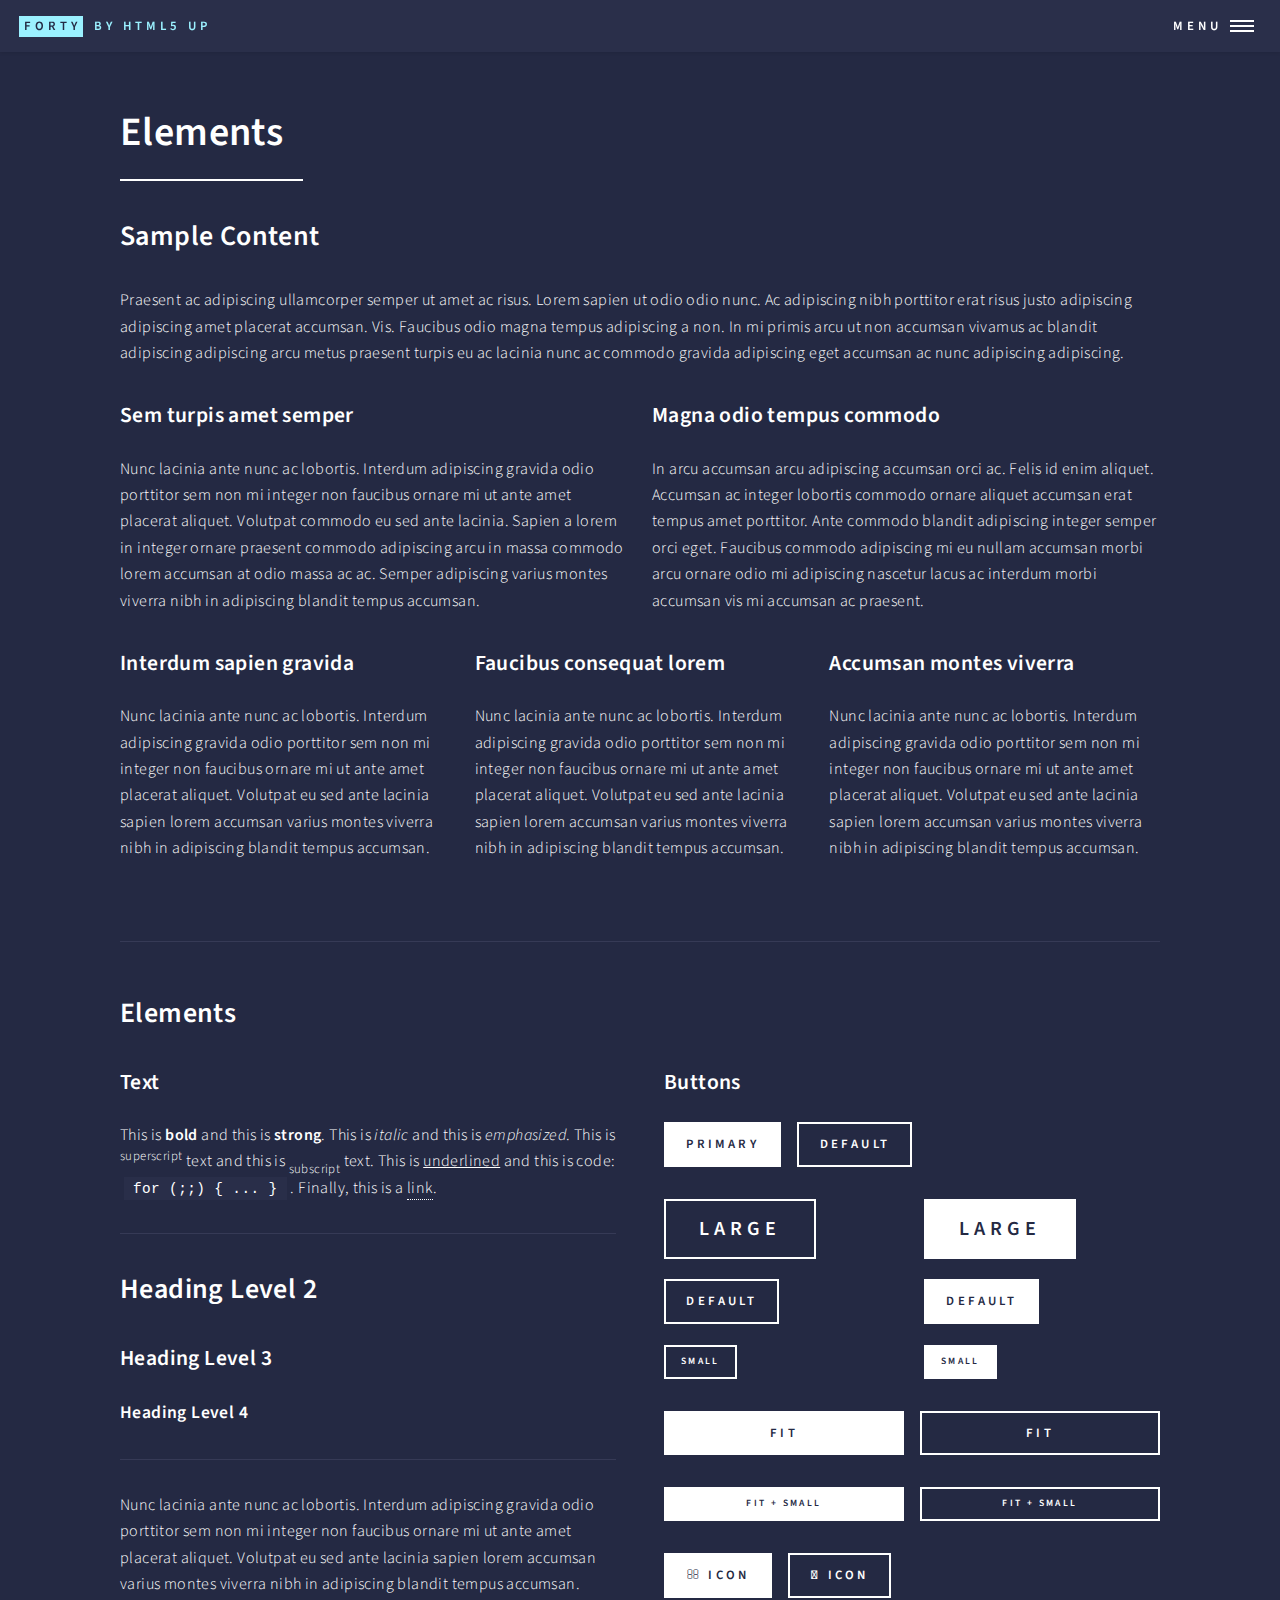
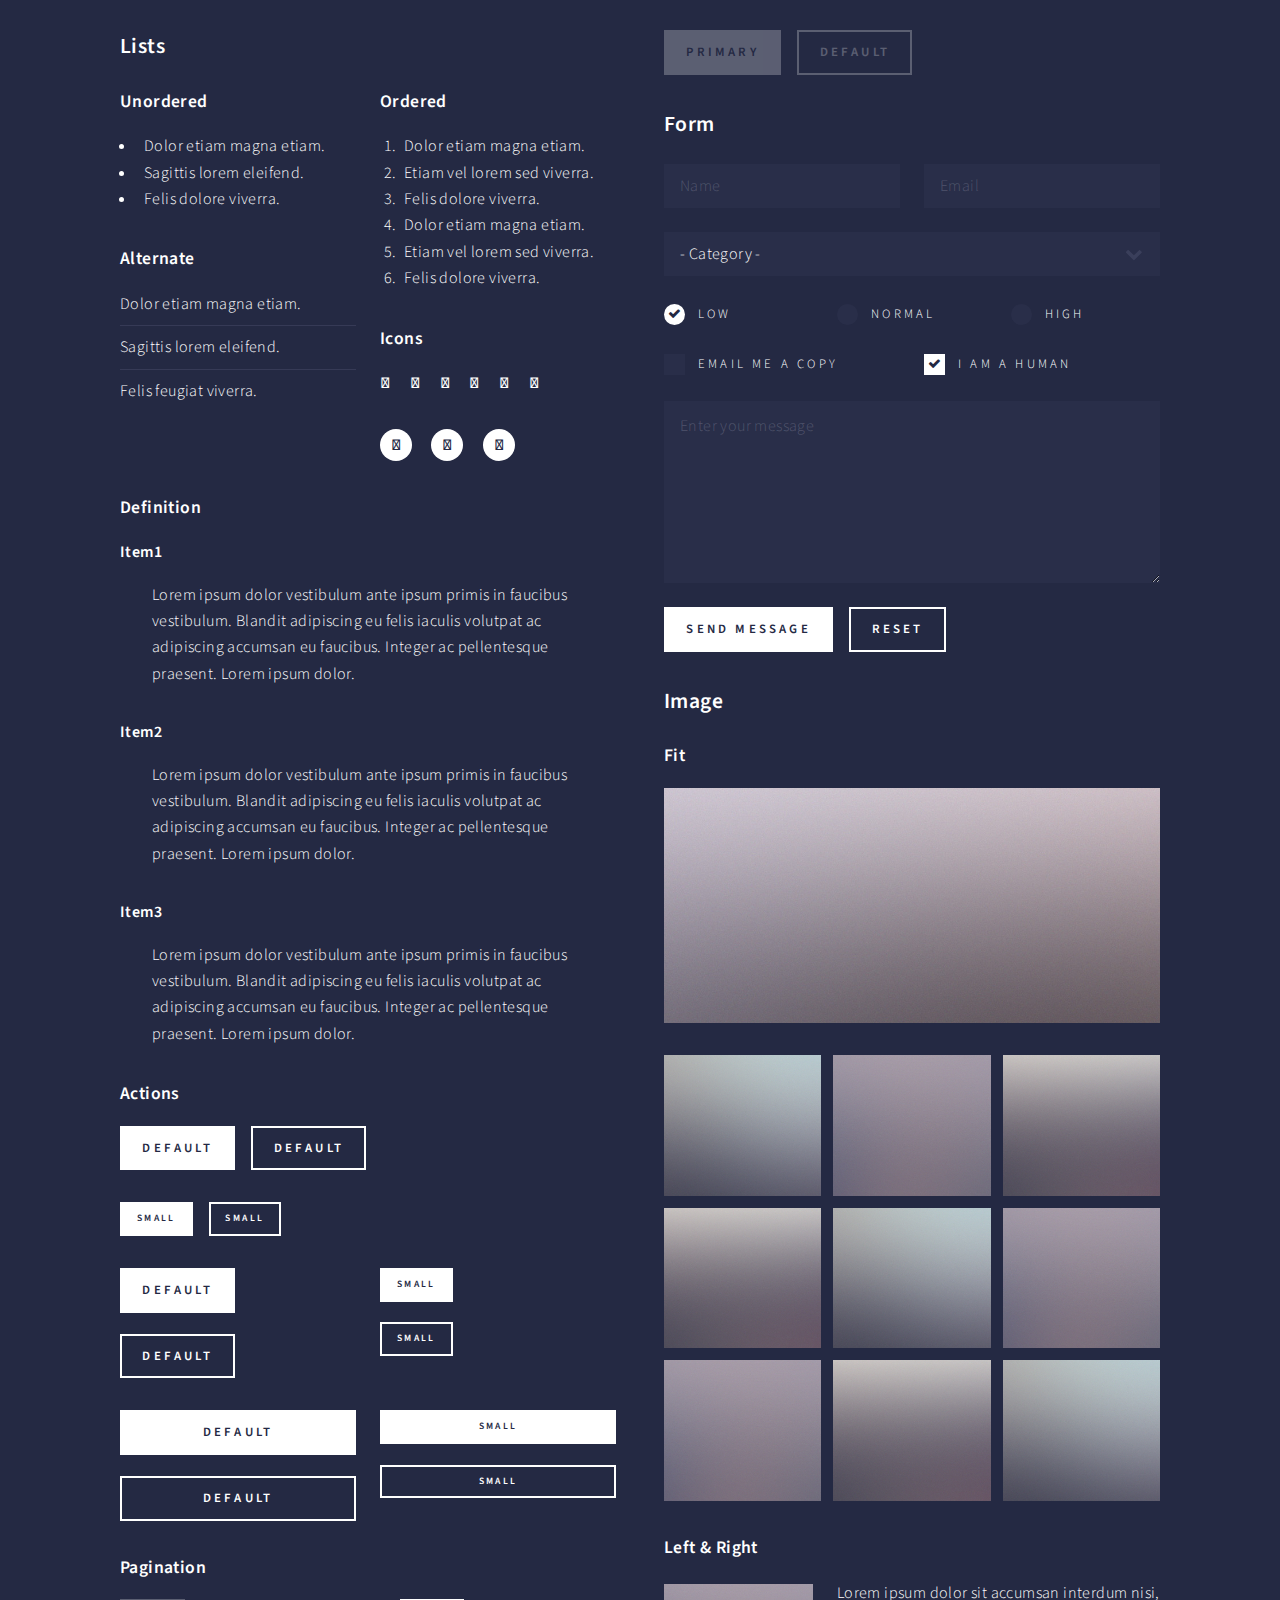
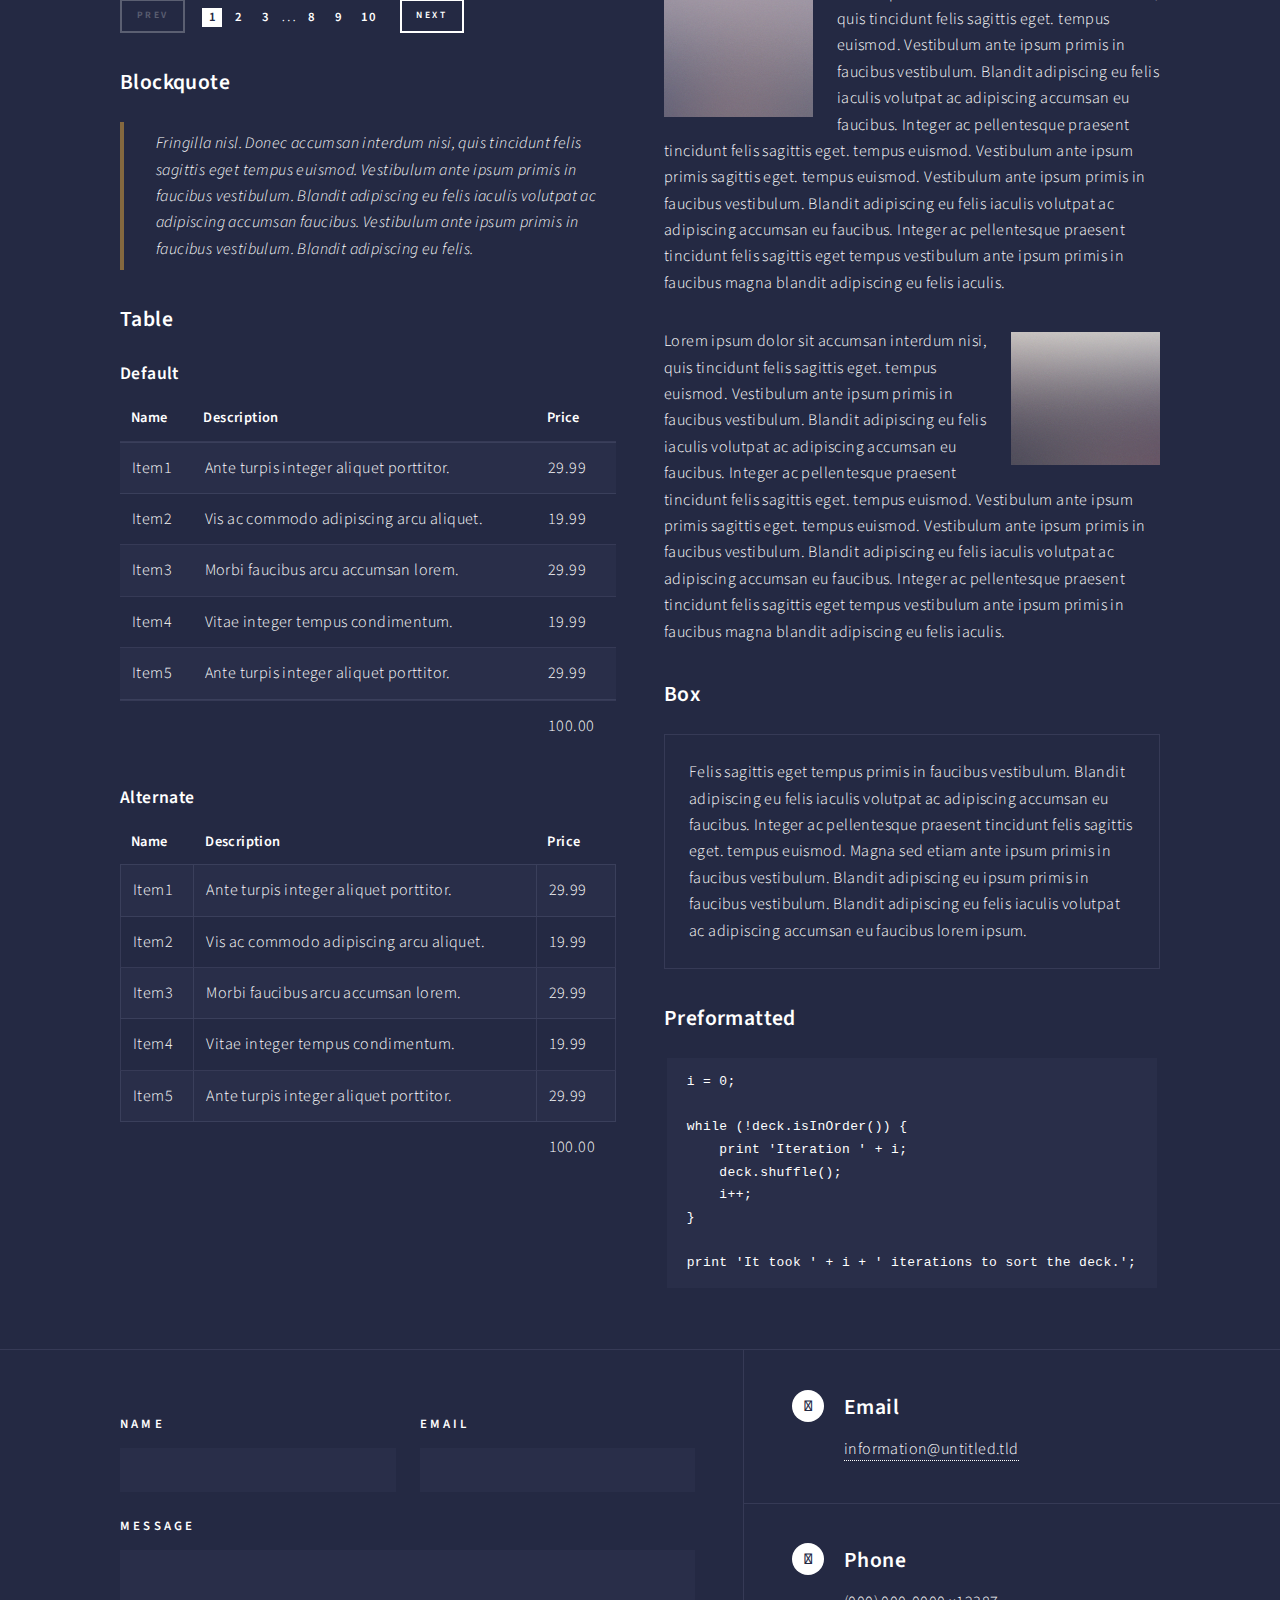
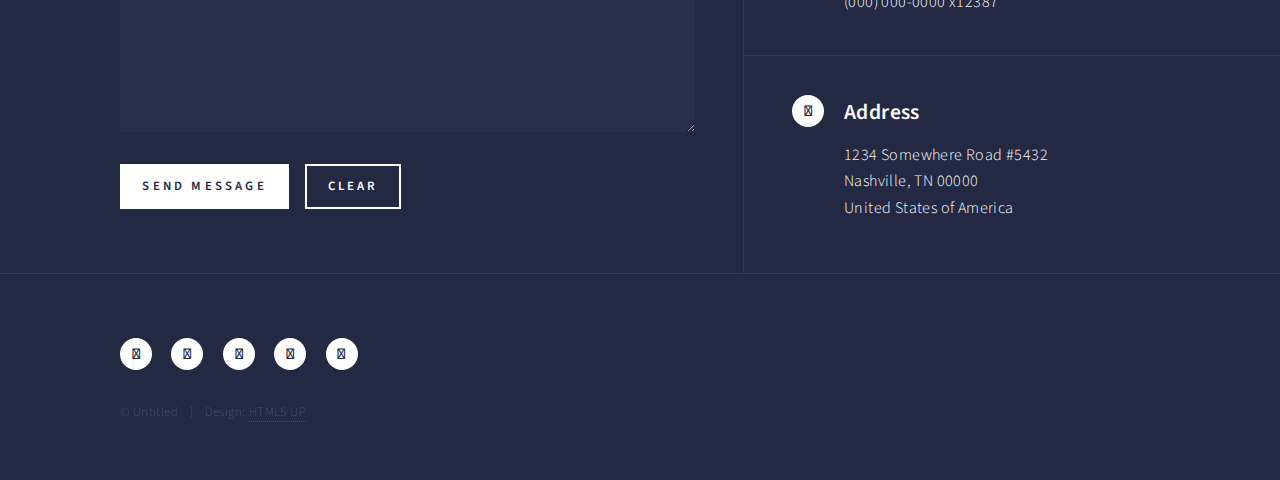
<file: elements.html>
<!DOCTYPE HTML>
<!--
	Forty by HTML5 UP
	html5up.net | @ajlkn
	Free for personal and commercial use under the CCA 3.0 license (html5up.net/license)
-->
<html>
	<head>
		<title>Elements - Forty by HTML5 UP</title>
		<meta charset="utf-8" />
		<meta name="viewport" content="width=device-width, initial-scale=1, user-scalable=no" />
		<link rel="stylesheet" href="assets/css/main.css" />
		<noscript><link rel="stylesheet" href="assets/css/noscript.css" /></noscript>
	</head>
	<body class="is-preload">

		<!-- Wrapper -->
			<div id="wrapper">

				<!-- Header -->
					<header id="header">
						<a href="index.html" class="logo"><strong>Forty</strong> <span>by HTML5 UP</span></a>
						<nav>
							<a href="#menu">Menu</a>
						</nav>
					</header>

				<!-- Menu -->
					<nav id="menu">
						<ul class="links">
							<li><a href="index.html">Home</a></li>
							<li><a href="landing.html">Landing</a></li>
							<li><a href="generic.html">Generic</a></li>
							<li><a href="elements.html">Elements</a></li>
						</ul>
						<ul class="actions stacked">
							<li><a href="#" class="button primary fit">Get Started</a></li>
							<li><a href="#" class="button fit">Log In</a></li>
						</ul>
					</nav>

				<!-- Main -->
					<div id="main" class="alt">

						<!-- One -->
							<section id="one">
								<div class="inner">
									<header class="major">
										<h1>Elements</h1>
									</header>

									<!-- Content -->
										<h2 id="content">Sample Content</h2>
										<p>Praesent ac adipiscing ullamcorper semper ut amet ac risus. Lorem sapien ut odio odio nunc. Ac adipiscing nibh porttitor erat risus justo adipiscing adipiscing amet placerat accumsan. Vis. Faucibus odio magna tempus adipiscing a non. In mi primis arcu ut non accumsan vivamus ac blandit adipiscing adipiscing arcu metus praesent turpis eu ac lacinia nunc ac commodo gravida adipiscing eget accumsan ac nunc adipiscing adipiscing.</p>
										<div class="row">
											<div class="col-6 col-12-small">
												<h3>Sem turpis amet semper</h3>
												<p>Nunc lacinia ante nunc ac lobortis. Interdum adipiscing gravida odio porttitor sem non mi integer non faucibus ornare mi ut ante amet placerat aliquet. Volutpat commodo eu sed ante lacinia. Sapien a lorem in integer ornare praesent commodo adipiscing arcu in massa commodo lorem accumsan at odio massa ac ac. Semper adipiscing varius montes viverra nibh in adipiscing blandit tempus accumsan.</p>
											</div>
											<div class="col-6 col-12-small">
												<h3>Magna odio tempus commodo</h3>
												<p>In arcu accumsan arcu adipiscing accumsan orci ac. Felis id enim aliquet. Accumsan ac integer lobortis commodo ornare aliquet accumsan erat tempus amet porttitor. Ante commodo blandit adipiscing integer semper orci eget. Faucibus commodo adipiscing mi eu nullam accumsan morbi arcu ornare odio mi adipiscing nascetur lacus ac interdum morbi accumsan vis mi accumsan ac praesent.</p>
											</div>
											<!-- Break -->
											<div class="col-4 col-12-medium">
												<h3>Interdum sapien gravida</h3>
												<p>Nunc lacinia ante nunc ac lobortis. Interdum adipiscing gravida odio porttitor sem non mi integer non faucibus ornare mi ut ante amet placerat aliquet. Volutpat eu sed ante lacinia sapien lorem accumsan varius montes viverra nibh in adipiscing blandit tempus accumsan.</p>
											</div>
											<div class="col-4 col-12-medium">
												<h3>Faucibus consequat lorem</h3>
												<p>Nunc lacinia ante nunc ac lobortis. Interdum adipiscing gravida odio porttitor sem non mi integer non faucibus ornare mi ut ante amet placerat aliquet. Volutpat eu sed ante lacinia sapien lorem accumsan varius montes viverra nibh in adipiscing blandit tempus accumsan.</p>
											</div>
											<div class="col-4 col-12-medium">
												<h3>Accumsan montes viverra</h3>
												<p>Nunc lacinia ante nunc ac lobortis. Interdum adipiscing gravida odio porttitor sem non mi integer non faucibus ornare mi ut ante amet placerat aliquet. Volutpat eu sed ante lacinia sapien lorem accumsan varius montes viverra nibh in adipiscing blandit tempus accumsan.</p>
											</div>
										</div>

									<hr class="major" />

									<!-- Elements -->
										<h2 id="elements">Elements</h2>
										<div class="row gtr-200">
											<div class="col-6 col-12-medium">

												<!-- Text stuff -->
													<h3>Text</h3>
													<p>This is <b>bold</b> and this is <strong>strong</strong>. This is <i>italic</i> and this is <em>emphasized</em>.
													This is <sup>superscript</sup> text and this is <sub>subscript</sub> text.
													This is <u>underlined</u> and this is code: <code>for (;;) { ... }</code>.
													Finally, this is a <a href="#">link</a>.</p>
													<hr />
													<h2>Heading Level 2</h2>
													<h3>Heading Level 3</h3>
													<h4>Heading Level 4</h4>
													<hr />
													<p>Nunc lacinia ante nunc ac lobortis. Interdum adipiscing gravida odio porttitor sem non mi integer non faucibus ornare mi ut ante amet placerat aliquet. Volutpat eu sed ante lacinia sapien lorem accumsan varius montes viverra nibh in adipiscing blandit tempus accumsan.</p>

												<!-- Lists -->
													<h3>Lists</h3>
													<div class="row">
														<div class="col-6 col-12-small">

															<h4>Unordered</h4>
															<ul>
																<li>Dolor etiam magna etiam.</li>
																<li>Sagittis lorem eleifend.</li>
																<li>Felis dolore viverra.</li>
															</ul>

															<h4>Alternate</h4>
															<ul class="alt">
																<li>Dolor etiam magna etiam.</li>
																<li>Sagittis lorem eleifend.</li>
																<li>Felis feugiat viverra.</li>
															</ul>

														</div>
														<div class="col-6 col-12-small">

															<h4>Ordered</h4>
															<ol>
																<li>Dolor etiam magna etiam.</li>
																<li>Etiam vel lorem sed viverra.</li>
																<li>Felis dolore viverra.</li>
																<li>Dolor etiam magna etiam.</li>
																<li>Etiam vel lorem sed viverra.</li>
																<li>Felis dolore viverra.</li>
															</ol>

															<h4>Icons</h4>
															<ul class="icons">
																<li><a href="#" class="icon fa-twitter"><span class="label">Twitter</span></a></li>
																<li><a href="#" class="icon fa-facebook"><span class="label">Facebook</span></a></li>
																<li><a href="#" class="icon fa-instagram"><span class="label">Instagram</span></a></li>
																<li><a href="#" class="icon fa-github"><span class="label">Github</span></a></li>
																<li><a href="#" class="icon fa-dribbble"><span class="label">Dribbble</span></a></li>
																<li><a href="#" class="icon fa-tumblr"><span class="label">Tumblr</span></a></li>
															</ul>
															<ul class="icons">
																<li><a href="#" class="icon alt fa-twitter"><span class="label">Twitter</span></a></li>
																<li><a href="#" class="icon alt fa-facebook"><span class="label">Facebook</span></a></li>
																<li><a href="#" class="icon alt fa-instagram"><span class="label">Instagram</span></a></li>
															</ul>

														</div>
													</div>
													<h4>Definition</h4>
													<dl>
														<dt>Item1</dt>
														<dd>
															<p>Lorem ipsum dolor vestibulum ante ipsum primis in faucibus vestibulum. Blandit adipiscing eu felis iaculis volutpat ac adipiscing accumsan eu faucibus. Integer ac pellentesque praesent. Lorem ipsum dolor.</p>
														</dd>
														<dt>Item2</dt>
														<dd>
															<p>Lorem ipsum dolor vestibulum ante ipsum primis in faucibus vestibulum. Blandit adipiscing eu felis iaculis volutpat ac adipiscing accumsan eu faucibus. Integer ac pellentesque praesent. Lorem ipsum dolor.</p>
														</dd>
														<dt>Item3</dt>
														<dd>
															<p>Lorem ipsum dolor vestibulum ante ipsum primis in faucibus vestibulum. Blandit adipiscing eu felis iaculis volutpat ac adipiscing accumsan eu faucibus. Integer ac pellentesque praesent. Lorem ipsum dolor.</p>
														</dd>
													</dl>

													<h4>Actions</h4>
													<ul class="actions">
														<li><a href="#" class="button primary">Default</a></li>
														<li><a href="#" class="button">Default</a></li>
													</ul>
													<ul class="actions small">
														<li><a href="#" class="button primary small">Small</a></li>
														<li><a href="#" class="button small">Small</a></li>
													</ul>
													<div class="row">
														<div class="col-6 col-12-small">
															<ul class="actions stacked">
																<li><a href="#" class="button primary">Default</a></li>
																<li><a href="#" class="button">Default</a></li>
															</ul>
														</div>
														<div class="col-6 col-12-small">
															<ul class="actions stacked">
																<li><a href="#" class="button primary small">Small</a></li>
																<li><a href="#" class="button small">Small</a></li>
															</ul>
														</div>
														<div class="col-6 col-12-small">
															<ul class="actions stacked">
																<li><a href="#" class="button primary fit">Default</a></li>
																<li><a href="#" class="button fit">Default</a></li>
															</ul>
														</div>
														<div class="col-6 col-12-small">
															<ul class="actions stacked">
																<li><a href="#" class="button primary small fit">Small</a></li>
																<li><a href="#" class="button small fit">Small</a></li>
															</ul>
														</div>
													</div>

													<h4>Pagination</h4>
													<ul class="pagination">
														<li><span class="button small disabled">Prev</span></li>
														<li><a href="#" class="page active">1</a></li>
														<li><a href="#" class="page">2</a></li>
														<li><a href="#" class="page">3</a></li>
														<li><span>&hellip;</span></li>
														<li><a href="#" class="page">8</a></li>
														<li><a href="#" class="page">9</a></li>
														<li><a href="#" class="page">10</a></li>
														<li><a href="#" class="button small">Next</a></li>
													</ul>

												<!-- Blockquote -->
													<h3>Blockquote</h3>
													<blockquote>Fringilla nisl. Donec accumsan interdum nisi, quis tincidunt felis sagittis eget tempus euismod. Vestibulum ante ipsum primis in faucibus vestibulum. Blandit adipiscing eu felis iaculis volutpat ac adipiscing accumsan faucibus. Vestibulum ante ipsum primis in faucibus vestibulum. Blandit adipiscing eu felis.</blockquote>

												<!-- Table -->
													<h3>Table</h3>

													<h4>Default</h4>
													<div class="table-wrapper">
														<table>
															<thead>
																<tr>
																	<th>Name</th>
																	<th>Description</th>
																	<th>Price</th>
																</tr>
															</thead>
															<tbody>
																<tr>
																	<td>Item1</td>
																	<td>Ante turpis integer aliquet porttitor.</td>
																	<td>29.99</td>
																</tr>
																<tr>
																	<td>Item2</td>
																	<td>Vis ac commodo adipiscing arcu aliquet.</td>
																	<td>19.99</td>
																</tr>
																<tr>
																	<td>Item3</td>
																	<td> Morbi faucibus arcu accumsan lorem.</td>
																	<td>29.99</td>
																</tr>
																<tr>
																	<td>Item4</td>
																	<td>Vitae integer tempus condimentum.</td>
																	<td>19.99</td>
																</tr>
																<tr>
																	<td>Item5</td>
																	<td>Ante turpis integer aliquet porttitor.</td>
																	<td>29.99</td>
																</tr>
															</tbody>
															<tfoot>
																<tr>
																	<td colspan="2"></td>
																	<td>100.00</td>
																</tr>
															</tfoot>
														</table>
													</div>

													<h4>Alternate</h4>
													<div class="table-wrapper">
														<table class="alt">
															<thead>
																<tr>
																	<th>Name</th>
																	<th>Description</th>
																	<th>Price</th>
																</tr>
															</thead>
															<tbody>
																<tr>
																	<td>Item1</td>
																	<td>Ante turpis integer aliquet porttitor.</td>
																	<td>29.99</td>
																</tr>
																<tr>
																	<td>Item2</td>
																	<td>Vis ac commodo adipiscing arcu aliquet.</td>
																	<td>19.99</td>
																</tr>
																<tr>
																	<td>Item3</td>
																	<td> Morbi faucibus arcu accumsan lorem.</td>
																	<td>29.99</td>
																</tr>
																<tr>
																	<td>Item4</td>
																	<td>Vitae integer tempus condimentum.</td>
																	<td>19.99</td>
																</tr>
																<tr>
																	<td>Item5</td>
																	<td>Ante turpis integer aliquet porttitor.</td>
																	<td>29.99</td>
																</tr>
															</tbody>
															<tfoot>
																<tr>
																	<td colspan="2"></td>
																	<td>100.00</td>
																</tr>
															</tfoot>
														</table>
													</div>

											</div>
											<div class="col-6 col-12-medium">

												<!-- Buttons -->
													<h3>Buttons</h3>
													<ul class="actions">
														<li><a href="#" class="button primary">Primary</a></li>
														<li><a href="#" class="button">Default</a></li>
													</ul>
													<div class="row">
														<div class="col-6 col-12-xsmall">
															<ul class="actions stacked">
																<li><a href="#" class="button large">Large</a></li>
																<li><a href="#" class="button">Default</a></li>
																<li><a href="#" class="button small">Small</a></li>
															</ul>
														</div>
														<div class="col-6 col-12-xsmall">
															<ul class="actions stacked">
																<li><a href="#" class="button primary large">Large</a></li>
																<li><a href="#" class="button primary">Default</a></li>
																<li><a href="#" class="button primary small">Small</a></li>
															</ul>
														</div>
													</div>
													<ul class="actions fit">
														<li><a href="#" class="button primary fit">Fit</a></li>
														<li><a href="#" class="button fit">Fit</a></li>
													</ul>
													<ul class="actions fit small">
														<li><a href="#" class="button primary fit small">Fit + Small</a></li>
														<li><a href="#" class="button fit small">Fit + Small</a></li>
													</ul>
													<ul class="actions">
														<li><a href="#" class="button primary icon fa-search">Icon</a></li>
														<li><a href="#" class="button icon fa-download">Icon</a></li>
													</ul>
													<ul class="actions">
														<li><span class="button primary disabled">Primary</span></li>
														<li><span class="button disabled">Default</span></li>
													</ul>

												<!-- Form -->
													<h3>Form</h3>

													<form method="post" action="#">
														<div class="row gtr-uniform">
															<div class="col-6 col-12-xsmall">
																<input type="text" name="demo-name" id="demo-name" value="" placeholder="Name" />
															</div>
															<div class="col-6 col-12-xsmall">
																<input type="email" name="demo-email" id="demo-email" value="" placeholder="Email" />
															</div>
															<!-- Break -->
															<div class="col-12">
																<select name="demo-category" id="demo-category">
																	<option value="">- Category -</option>
																	<option value="1">Manufacturing</option>
																	<option value="1">Shipping</option>
																	<option value="1">Administration</option>
																	<option value="1">Human Resources</option>
																</select>
															</div>
															<!-- Break -->
															<div class="col-4 col-12-small">
																<input type="radio" id="demo-priority-low" name="demo-priority" checked>
																<label for="demo-priority-low">Low</label>
															</div>
															<div class="col-4 col-12-small">
																<input type="radio" id="demo-priority-normal" name="demo-priority">
																<label for="demo-priority-normal">Normal</label>
															</div>
															<div class="col-4 col-12-small">
																<input type="radio" id="demo-priority-high" name="demo-priority">
																<label for="demo-priority-high">High</label>
															</div>
															<!-- Break -->
															<div class="col-6 col-12-small">
																<input type="checkbox" id="demo-copy" name="demo-copy">
																<label for="demo-copy">Email me a copy</label>
															</div>
															<div class="col-6 col-12-small">
																<input type="checkbox" id="demo-human" name="demo-human" checked>
																<label for="demo-human">I am a human</label>
															</div>
															<!-- Break -->
															<div class="col-12">
																<textarea name="demo-message" id="demo-message" placeholder="Enter your message" rows="6"></textarea>
															</div>
															<!-- Break -->
															<div class="col-12">
																<ul class="actions">
																	<li><input type="submit" value="Send Message" class="primary" /></li>
																	<li><input type="reset" value="Reset" /></li>
																</ul>
															</div>
														</div>
													</form>

												<!-- Image -->
													<h3>Image</h3>

													<h4>Fit</h4>
													<span class="image fit"><img src="images/pic03.jpg" alt="" /></span>
													<div class="box alt">
														<div class="row gtr-50 gtr-uniform">
															<div class="col-4"><span class="image fit"><img src="images/pic08.jpg" alt="" /></span></div>
															<div class="col-4"><span class="image fit"><img src="images/pic09.jpg" alt="" /></span></div>
															<div class="col-4"><span class="image fit"><img src="images/pic10.jpg" alt="" /></span></div>
															<!-- Break -->
															<div class="col-4"><span class="image fit"><img src="images/pic10.jpg" alt="" /></span></div>
															<div class="col-4"><span class="image fit"><img src="images/pic08.jpg" alt="" /></span></div>
															<div class="col-4"><span class="image fit"><img src="images/pic09.jpg" alt="" /></span></div>
															<!-- Break -->
															<div class="col-4"><span class="image fit"><img src="images/pic09.jpg" alt="" /></span></div>
															<div class="col-4"><span class="image fit"><img src="images/pic10.jpg" alt="" /></span></div>
															<div class="col-4"><span class="image fit"><img src="images/pic08.jpg" alt="" /></span></div>
														</div>
													</div>

													<h4>Left &amp; Right</h4>
													<p><span class="image left"><img src="images/pic09.jpg" alt="" /></span>Lorem ipsum dolor sit accumsan interdum nisi, quis tincidunt felis sagittis eget. tempus euismod. Vestibulum ante ipsum primis in faucibus vestibulum. Blandit adipiscing eu felis iaculis volutpat ac adipiscing accumsan eu faucibus. Integer ac pellentesque praesent tincidunt felis sagittis eget. tempus euismod. Vestibulum ante ipsum primis sagittis eget. tempus euismod. Vestibulum ante ipsum primis in faucibus vestibulum. Blandit adipiscing eu felis iaculis volutpat ac adipiscing accumsan eu faucibus. Integer ac pellentesque praesent tincidunt felis sagittis eget tempus vestibulum ante ipsum primis in faucibus magna blandit adipiscing eu felis iaculis.</p>
													<p><span class="image right"><img src="images/pic10.jpg" alt="" /></span>Lorem ipsum dolor sit accumsan interdum nisi, quis tincidunt felis sagittis eget. tempus euismod. Vestibulum ante ipsum primis in faucibus vestibulum. Blandit adipiscing eu felis iaculis volutpat ac adipiscing accumsan eu faucibus. Integer ac pellentesque praesent tincidunt felis sagittis eget. tempus euismod. Vestibulum ante ipsum primis sagittis eget. tempus euismod. Vestibulum ante ipsum primis in faucibus vestibulum. Blandit adipiscing eu felis iaculis volutpat ac adipiscing accumsan eu faucibus. Integer ac pellentesque praesent tincidunt felis sagittis eget tempus vestibulum ante ipsum primis in faucibus magna blandit adipiscing eu felis iaculis.</p>

												<!-- Box -->
													<h3>Box</h3>
													<div class="box">
														<p>Felis sagittis eget tempus primis in faucibus vestibulum. Blandit adipiscing eu felis iaculis volutpat ac adipiscing accumsan eu faucibus. Integer ac pellentesque praesent tincidunt felis sagittis eget. tempus euismod. Magna sed etiam ante ipsum primis in faucibus vestibulum. Blandit adipiscing eu ipsum primis in faucibus vestibulum. Blandit adipiscing eu felis iaculis volutpat ac adipiscing accumsan eu faucibus lorem ipsum.</p>
													</div>

												<!-- Preformatted Code -->
													<h3>Preformatted</h3>
													<pre><code>i = 0;

while (!deck.isInOrder()) {
    print 'Iteration ' + i;
    deck.shuffle();
    i++;
}

print 'It took ' + i + ' iterations to sort the deck.';
</code></pre>

											</div>
										</div>

								</div>
							</section>

					</div>

				<!-- Contact -->
					<section id="contact">
						<div class="inner">
							<section>
								<form method="post" action="#">
									<div class="fields">
										<div class="field half">
											<label for="name">Name</label>
											<input type="text" name="name" id="name" />
										</div>
										<div class="field half">
											<label for="email">Email</label>
											<input type="text" name="email" id="email" />
										</div>
										<div class="field">
											<label for="message">Message</label>
											<textarea name="message" id="message" rows="6"></textarea>
										</div>
									</div>
									<ul class="actions">
										<li><input type="submit" value="Send Message" class="primary" /></li>
										<li><input type="reset" value="Clear" /></li>
									</ul>
								</form>
							</section>
							<section class="split">
								<section>
									<div class="contact-method">
										<span class="icon alt fa-envelope"></span>
										<h3>Email</h3>
										<a href="#">information@untitled.tld</a>
									</div>
								</section>
								<section>
									<div class="contact-method">
										<span class="icon alt fa-phone"></span>
										<h3>Phone</h3>
										<span>(000) 000-0000 x12387</span>
									</div>
								</section>
								<section>
									<div class="contact-method">
										<span class="icon alt fa-home"></span>
										<h3>Address</h3>
										<span>1234 Somewhere Road #5432<br />
										Nashville, TN 00000<br />
										United States of America</span>
									</div>
								</section>
							</section>
						</div>
					</section>

				<!-- Footer -->
					<footer id="footer">
						<div class="inner">
							<ul class="icons">
								<li><a href="#" class="icon alt fa-twitter"><span class="label">Twitter</span></a></li>
								<li><a href="#" class="icon alt fa-facebook"><span class="label">Facebook</span></a></li>
								<li><a href="#" class="icon alt fa-instagram"><span class="label">Instagram</span></a></li>
								<li><a href="#" class="icon alt fa-github"><span class="label">GitHub</span></a></li>
								<li><a href="#" class="icon alt fa-linkedin"><span class="label">LinkedIn</span></a></li>
							</ul>
							<ul class="copyright">
								<li>&copy; Untitled</li><li>Design: <a href="https://html5up.net">HTML5 UP</a></li>
							</ul>
						</div>
					</footer>

			</div>

		<!-- Scripts -->
			<script src="assets/js/jquery.min.js"></script>
			<script src="assets/js/jquery.scrolly.min.js"></script>
			<script src="assets/js/jquery.scrollex.min.js"></script>
			<script src="assets/js/browser.min.js"></script>
			<script src="assets/js/breakpoints.min.js"></script>
			<script src="assets/js/util.js"></script>
			<script src="assets/js/main.js"></script>

	</body>
</html>
</file>
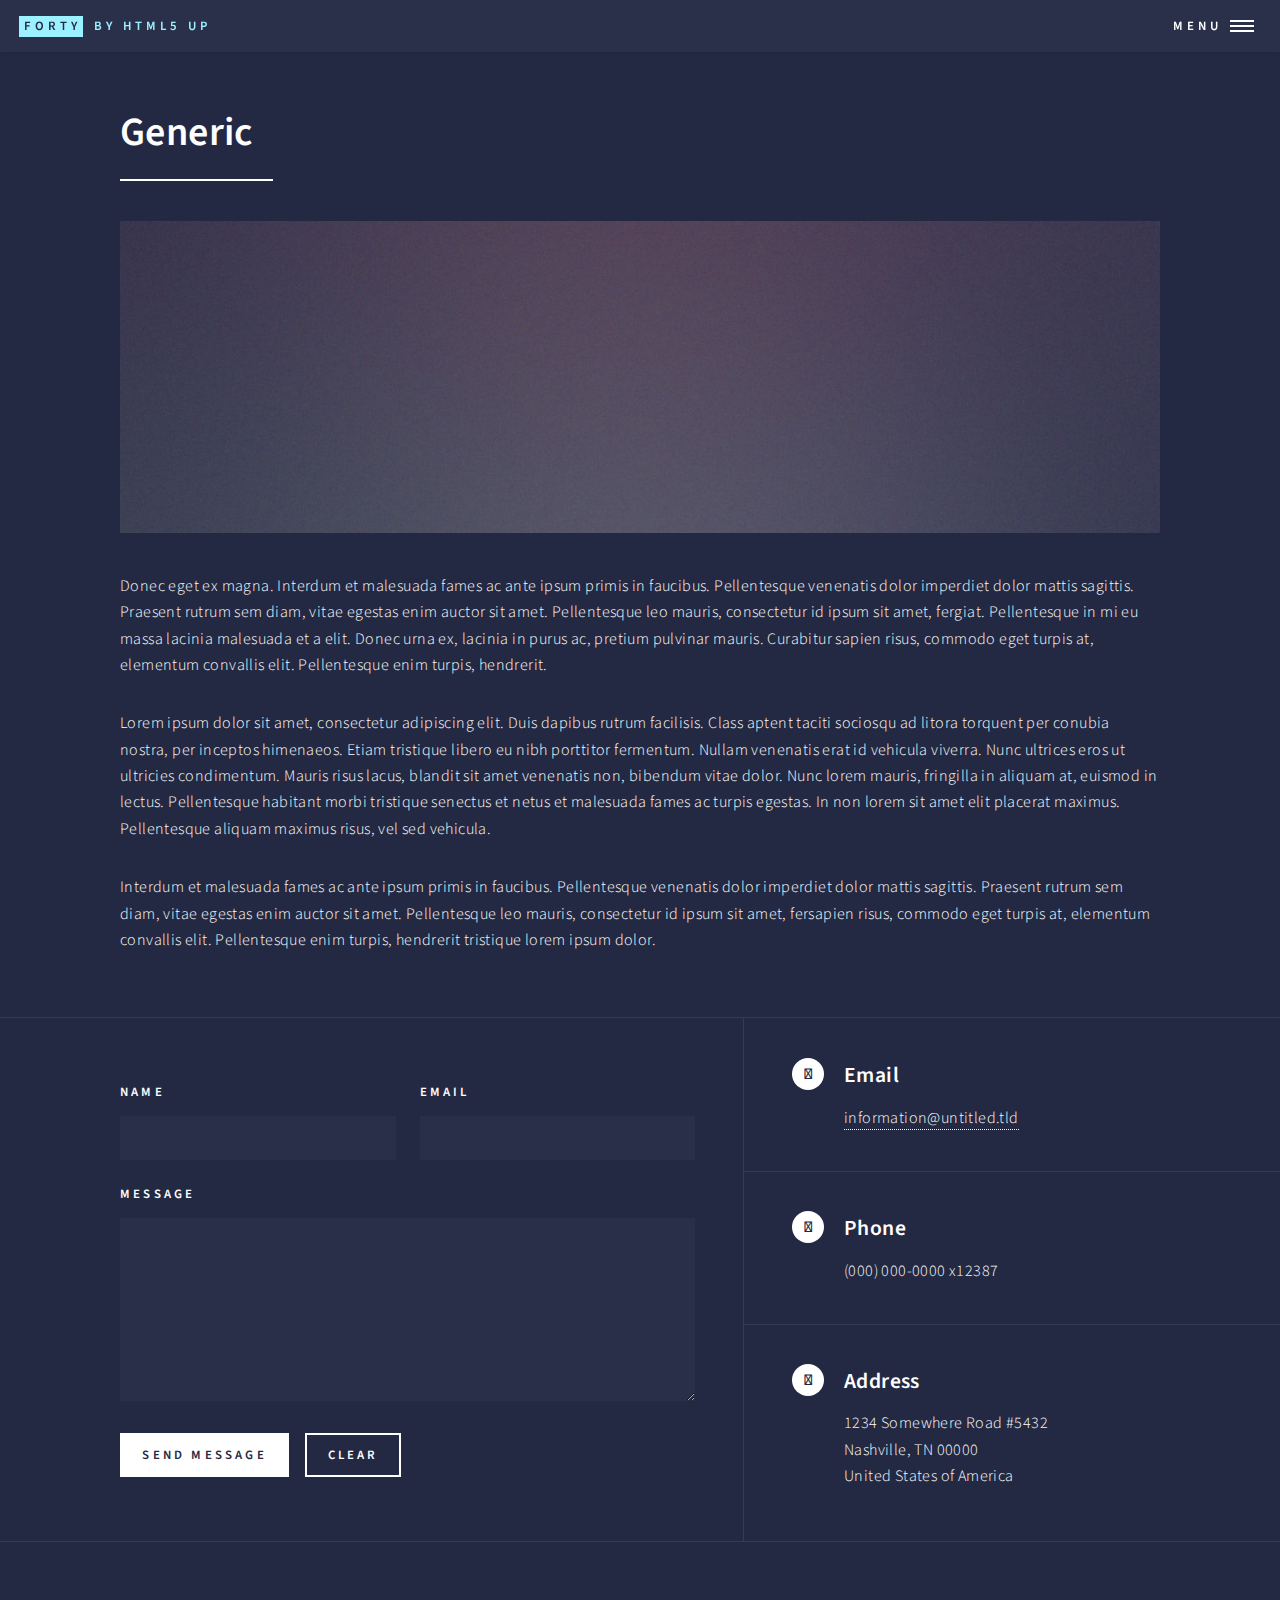
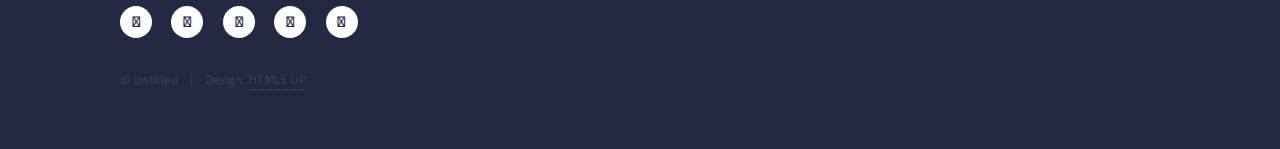
<file: generic.html>
<!DOCTYPE HTML>
<!--
	Forty by HTML5 UP
	html5up.net | @ajlkn
	Free for personal and commercial use under the CCA 3.0 license (html5up.net/license)
-->
<html>
	<head>
		<title>Generic - Forty by HTML5 UP</title>
		<meta charset="utf-8" />
		<meta name="viewport" content="width=device-width, initial-scale=1, user-scalable=no" />
		<link rel="stylesheet" href="assets/css/main.css" />
		<noscript><link rel="stylesheet" href="assets/css/noscript.css" /></noscript>
	</head>
	<body class="is-preload">

		<!-- Wrapper -->
			<div id="wrapper">

				<!-- Header -->
					<header id="header">
						<a href="index.html" class="logo"><strong>Forty</strong> <span>by HTML5 UP</span></a>
						<nav>
							<a href="#menu">Menu</a>
						</nav>
					</header>

				<!-- Menu -->
					<nav id="menu">
						<ul class="links">
							<li><a href="index.html">Home</a></li>
							<li><a href="landing.html">Landing</a></li>
							<li><a href="generic.html">Generic</a></li>
							<li><a href="elements.html">Elements</a></li>
						</ul>
						<ul class="actions stacked">
							<li><a href="#" class="button primary fit">Get Started</a></li>
							<li><a href="#" class="button fit">Log In</a></li>
						</ul>
					</nav>

				<!-- Main -->
					<div id="main" class="alt">

						<!-- One -->
							<section id="one">
								<div class="inner">
									<header class="major">
										<h1>Generic</h1>
									</header>
									<span class="image main"><img src="images/pic11.jpg" alt="" /></span>
									<p>Donec eget ex magna. Interdum et malesuada fames ac ante ipsum primis in faucibus. Pellentesque venenatis dolor imperdiet dolor mattis sagittis. Praesent rutrum sem diam, vitae egestas enim auctor sit amet. Pellentesque leo mauris, consectetur id ipsum sit amet, fergiat. Pellentesque in mi eu massa lacinia malesuada et a elit. Donec urna ex, lacinia in purus ac, pretium pulvinar mauris. Curabitur sapien risus, commodo eget turpis at, elementum convallis elit. Pellentesque enim turpis, hendrerit.</p>
									<p>Lorem ipsum dolor sit amet, consectetur adipiscing elit. Duis dapibus rutrum facilisis. Class aptent taciti sociosqu ad litora torquent per conubia nostra, per inceptos himenaeos. Etiam tristique libero eu nibh porttitor fermentum. Nullam venenatis erat id vehicula viverra. Nunc ultrices eros ut ultricies condimentum. Mauris risus lacus, blandit sit amet venenatis non, bibendum vitae dolor. Nunc lorem mauris, fringilla in aliquam at, euismod in lectus. Pellentesque habitant morbi tristique senectus et netus et malesuada fames ac turpis egestas. In non lorem sit amet elit placerat maximus. Pellentesque aliquam maximus risus, vel sed vehicula.</p>
									<p>Interdum et malesuada fames ac ante ipsum primis in faucibus. Pellentesque venenatis dolor imperdiet dolor mattis sagittis. Praesent rutrum sem diam, vitae egestas enim auctor sit amet. Pellentesque leo mauris, consectetur id ipsum sit amet, fersapien risus, commodo eget turpis at, elementum convallis elit. Pellentesque enim turpis, hendrerit tristique lorem ipsum dolor.</p>
								</div>
							</section>

					</div>

				<!-- Contact -->
					<section id="contact">
						<div class="inner">
							<section>
								<form method="post" action="#">
									<div class="fields">
										<div class="field half">
											<label for="name">Name</label>
											<input type="text" name="name" id="name" />
										</div>
										<div class="field half">
											<label for="email">Email</label>
											<input type="text" name="email" id="email" />
										</div>
										<div class="field">
											<label for="message">Message</label>
											<textarea name="message" id="message" rows="6"></textarea>
										</div>
									</div>
									<ul class="actions">
										<li><input type="submit" value="Send Message" class="primary" /></li>
										<li><input type="reset" value="Clear" /></li>
									</ul>
								</form>
							</section>
							<section class="split">
								<section>
									<div class="contact-method">
										<span class="icon alt fa-envelope"></span>
										<h3>Email</h3>
										<a href="#">information@untitled.tld</a>
									</div>
								</section>
								<section>
									<div class="contact-method">
										<span class="icon alt fa-phone"></span>
										<h3>Phone</h3>
										<span>(000) 000-0000 x12387</span>
									</div>
								</section>
								<section>
									<div class="contact-method">
										<span class="icon alt fa-home"></span>
										<h3>Address</h3>
										<span>1234 Somewhere Road #5432<br />
										Nashville, TN 00000<br />
										United States of America</span>
									</div>
								</section>
							</section>
						</div>
					</section>

				<!-- Footer -->
					<footer id="footer">
						<div class="inner">
							<ul class="icons">
								<li><a href="#" class="icon alt fa-twitter"><span class="label">Twitter</span></a></li>
								<li><a href="#" class="icon alt fa-facebook"><span class="label">Facebook</span></a></li>
								<li><a href="#" class="icon alt fa-instagram"><span class="label">Instagram</span></a></li>
								<li><a href="#" class="icon alt fa-github"><span class="label">GitHub</span></a></li>
								<li><a href="#" class="icon alt fa-linkedin"><span class="label">LinkedIn</span></a></li>
							</ul>
							<ul class="copyright">
								<li>&copy; Untitled</li><li>Design: <a href="https://html5up.net">HTML5 UP</a></li>
							</ul>
						</div>
					</footer>

			</div>

		<!-- Scripts -->
			<script src="assets/js/jquery.min.js"></script>
			<script src="assets/js/jquery.scrolly.min.js"></script>
			<script src="assets/js/jquery.scrollex.min.js"></script>
			<script src="assets/js/browser.min.js"></script>
			<script src="assets/js/breakpoints.min.js"></script>
			<script src="assets/js/util.js"></script>
			<script src="assets/js/main.js"></script>

	</body>
</html>
</file>
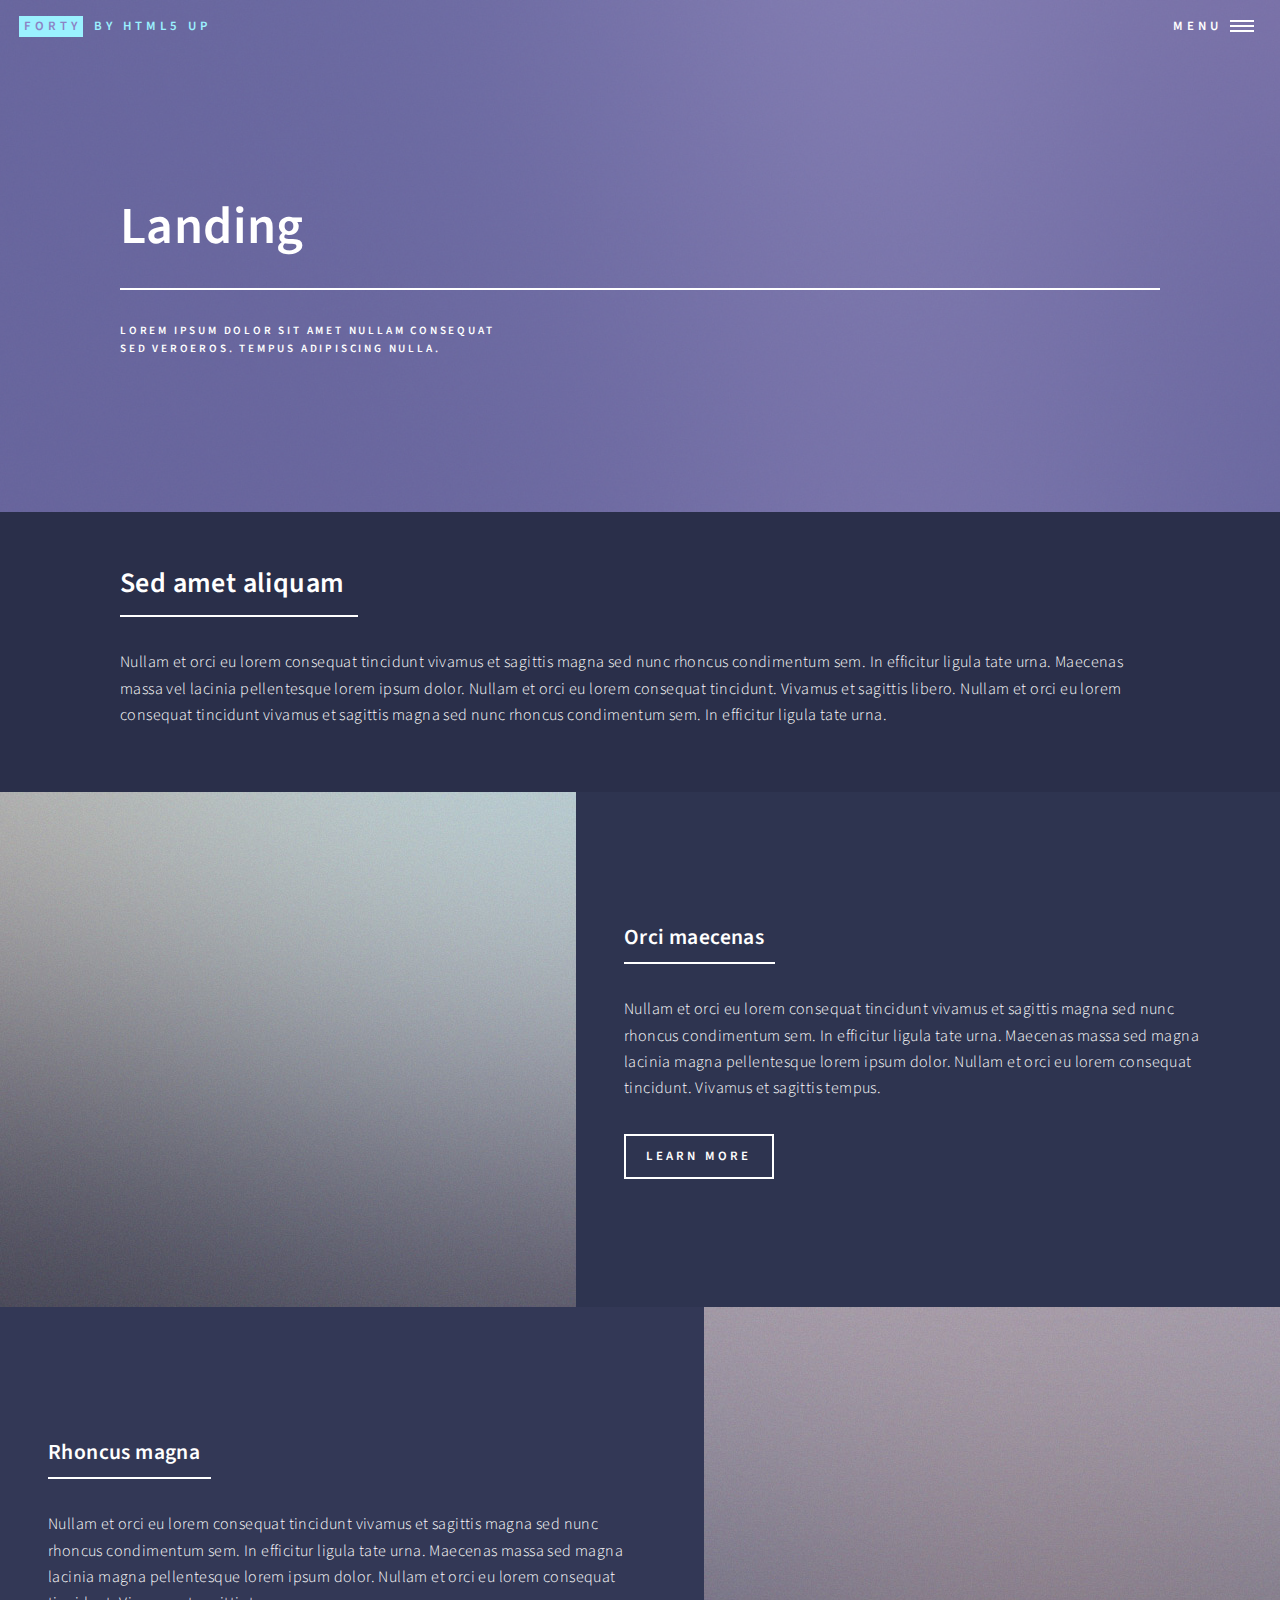
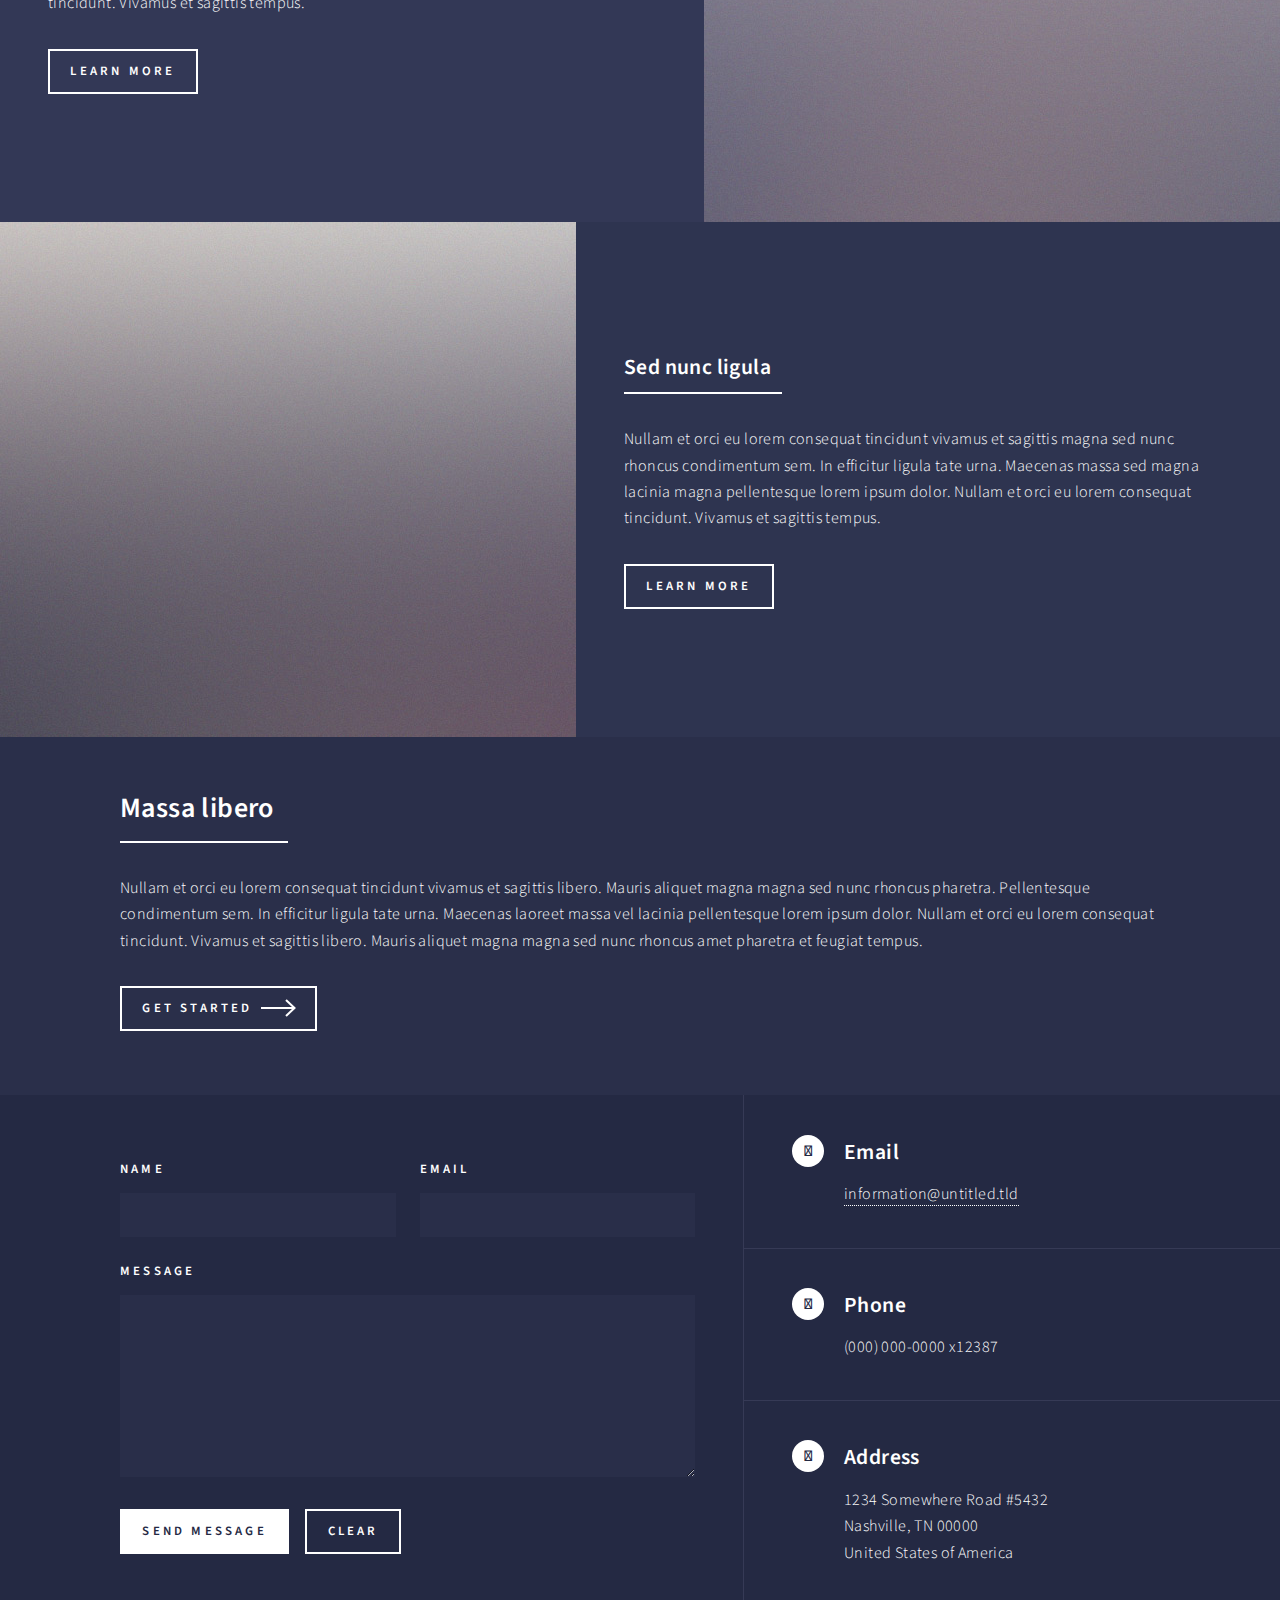
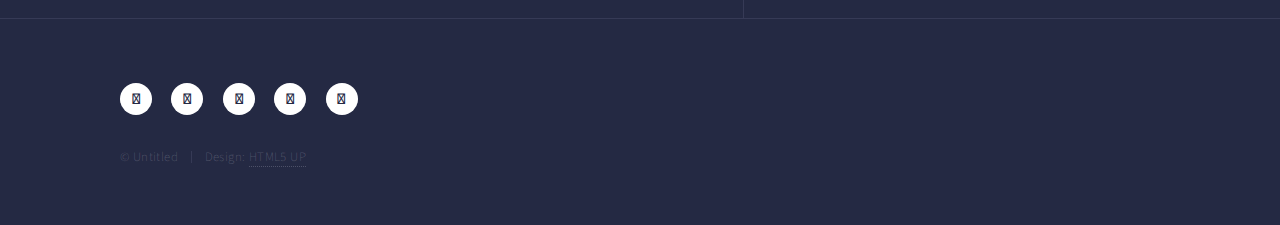
<file: landing.html>
<!DOCTYPE HTML>
<!--
	Forty by HTML5 UP
	html5up.net | @ajlkn
	Free for personal and commercial use under the CCA 3.0 license (html5up.net/license)
-->
<html>
	<head>
		<title>Landing - Forty by HTML5 UP</title>
		<meta charset="utf-8" />
		<meta name="viewport" content="width=device-width, initial-scale=1, user-scalable=no" />
		<link rel="stylesheet" href="assets/css/main.css" />
		<noscript><link rel="stylesheet" href="assets/css/noscript.css" /></noscript>
	</head>
	<body class="is-preload">

		<!-- Wrapper -->
			<div id="wrapper">

				<!-- Header -->
				<!-- Note: The "styleN" class below should match that of the banner element. -->
					<header id="header" class="alt style2">
						<a href="index.html" class="logo"><strong>Forty</strong> <span>by HTML5 UP</span></a>
						<nav>
							<a href="#menu">Menu</a>
						</nav>
					</header>

				<!-- Menu -->
					<nav id="menu">
						<ul class="links">
							<li><a href="index.html">Home</a></li>
							<li><a href="landing.html">Landing</a></li>
							<li><a href="generic.html">Generic</a></li>
							<li><a href="elements.html">Elements</a></li>
						</ul>
						<ul class="actions stacked">
							<li><a href="#" class="button primary fit">Get Started</a></li>
							<li><a href="#" class="button fit">Log In</a></li>
						</ul>
					</nav>

				<!-- Banner -->
				<!-- Note: The "styleN" class below should match that of the header element. -->
					<section id="banner" class="style2">
						<div class="inner">
							<span class="image">
								<img src="images/pic07.jpg" alt="" />
							</span>
							<header class="major">
								<h1>Landing</h1>
							</header>
							<div class="content">
								<p>Lorem ipsum dolor sit amet nullam consequat<br />
								sed veroeros. tempus adipiscing nulla.</p>
							</div>
						</div>
					</section>

				<!-- Main -->
					<div id="main">

						<!-- One -->
							<section id="one">
								<div class="inner">
									<header class="major">
										<h2>Sed amet aliquam</h2>
									</header>
									<p>Nullam et orci eu lorem consequat tincidunt vivamus et sagittis magna sed nunc rhoncus condimentum sem. In efficitur ligula tate urna. Maecenas massa vel lacinia pellentesque lorem ipsum dolor. Nullam et orci eu lorem consequat tincidunt. Vivamus et sagittis libero. Nullam et orci eu lorem consequat tincidunt vivamus et sagittis magna sed nunc rhoncus condimentum sem. In efficitur ligula tate urna.</p>
								</div>
							</section>

						<!-- Two -->
							<section id="two" class="spotlights">
								<section>
									<a href="generic.html" class="image">
										<img src="images/pic08.jpg" alt="" data-position="center center" />
									</a>
									<div class="content">
										<div class="inner">
											<header class="major">
												<h3>Orci maecenas</h3>
											</header>
											<p>Nullam et orci eu lorem consequat tincidunt vivamus et sagittis magna sed nunc rhoncus condimentum sem. In efficitur ligula tate urna. Maecenas massa sed magna lacinia magna pellentesque lorem ipsum dolor. Nullam et orci eu lorem consequat tincidunt. Vivamus et sagittis tempus.</p>
											<ul class="actions">
												<li><a href="generic.html" class="button">Learn more</a></li>
											</ul>
										</div>
									</div>
								</section>
								<section>
									<a href="generic.html" class="image">
										<img src="images/pic09.jpg" alt="" data-position="top center" />
									</a>
									<div class="content">
										<div class="inner">
											<header class="major">
												<h3>Rhoncus magna</h3>
											</header>
											<p>Nullam et orci eu lorem consequat tincidunt vivamus et sagittis magna sed nunc rhoncus condimentum sem. In efficitur ligula tate urna. Maecenas massa sed magna lacinia magna pellentesque lorem ipsum dolor. Nullam et orci eu lorem consequat tincidunt. Vivamus et sagittis tempus.</p>
											<ul class="actions">
												<li><a href="generic.html" class="button">Learn more</a></li>
											</ul>
										</div>
									</div>
								</section>
								<section>
									<a href="generic.html" class="image">
										<img src="images/pic10.jpg" alt="" data-position="25% 25%" />
									</a>
									<div class="content">
										<div class="inner">
											<header class="major">
												<h3>Sed nunc ligula</h3>
											</header>
											<p>Nullam et orci eu lorem consequat tincidunt vivamus et sagittis magna sed nunc rhoncus condimentum sem. In efficitur ligula tate urna. Maecenas massa sed magna lacinia magna pellentesque lorem ipsum dolor. Nullam et orci eu lorem consequat tincidunt. Vivamus et sagittis tempus.</p>
											<ul class="actions">
												<li><a href="generic.html" class="button">Learn more</a></li>
											</ul>
										</div>
									</div>
								</section>
							</section>

						<!-- Three -->
							<section id="three">
								<div class="inner">
									<header class="major">
										<h2>Massa libero</h2>
									</header>
									<p>Nullam et orci eu lorem consequat tincidunt vivamus et sagittis libero. Mauris aliquet magna magna sed nunc rhoncus pharetra. Pellentesque condimentum sem. In efficitur ligula tate urna. Maecenas laoreet massa vel lacinia pellentesque lorem ipsum dolor. Nullam et orci eu lorem consequat tincidunt. Vivamus et sagittis libero. Mauris aliquet magna magna sed nunc rhoncus amet pharetra et feugiat tempus.</p>
									<ul class="actions">
										<li><a href="generic.html" class="button next">Get Started</a></li>
									</ul>
								</div>
							</section>

					</div>

				<!-- Contact -->
					<section id="contact">
						<div class="inner">
							<section>
								<form method="post" action="#">
									<div class="fields">
										<div class="field half">
											<label for="name">Name</label>
											<input type="text" name="name" id="name" />
										</div>
										<div class="field half">
											<label for="email">Email</label>
											<input type="text" name="email" id="email" />
										</div>
										<div class="field">
											<label for="message">Message</label>
											<textarea name="message" id="message" rows="6"></textarea>
										</div>
									</div>
									<ul class="actions">
										<li><input type="submit" value="Send Message" class="primary" /></li>
										<li><input type="reset" value="Clear" /></li>
									</ul>
								</form>
							</section>
							<section class="split">
								<section>
									<div class="contact-method">
										<span class="icon alt fa-envelope"></span>
										<h3>Email</h3>
										<a href="#">information@untitled.tld</a>
									</div>
								</section>
								<section>
									<div class="contact-method">
										<span class="icon alt fa-phone"></span>
										<h3>Phone</h3>
										<span>(000) 000-0000 x12387</span>
									</div>
								</section>
								<section>
									<div class="contact-method">
										<span class="icon alt fa-home"></span>
										<h3>Address</h3>
										<span>1234 Somewhere Road #5432<br />
										Nashville, TN 00000<br />
										United States of America</span>
									</div>
								</section>
							</section>
						</div>
					</section>

				<!-- Footer -->
					<footer id="footer">
						<div class="inner">
							<ul class="icons">
								<li><a href="#" class="icon alt fa-twitter"><span class="label">Twitter</span></a></li>
								<li><a href="#" class="icon alt fa-facebook"><span class="label">Facebook</span></a></li>
								<li><a href="#" class="icon alt fa-instagram"><span class="label">Instagram</span></a></li>
								<li><a href="#" class="icon alt fa-github"><span class="label">GitHub</span></a></li>
								<li><a href="#" class="icon alt fa-linkedin"><span class="label">LinkedIn</span></a></li>
							</ul>
							<ul class="copyright">
								<li>&copy; Untitled</li><li>Design: <a href="https://html5up.net">HTML5 UP</a></li>
							</ul>
						</div>
					</footer>

			</div>

		<!-- Scripts -->
			<script src="assets/js/jquery.min.js"></script>
			<script src="assets/js/jquery.scrolly.min.js"></script>
			<script src="assets/js/jquery.scrollex.min.js"></script>
			<script src="assets/js/browser.min.js"></script>
			<script src="assets/js/breakpoints.min.js"></script>
			<script src="assets/js/util.js"></script>
			<script src="assets/js/main.js"></script>

	</body>
</html>
</file>
<file: assets/css/noscript.css>
/*
	Forty by HTML5 UP
	html5up.net | @ajlkn
	Free for personal and commercial use under the CCA 3.0 license (html5up.net/license)
*/

/* Banner */

	body.is-preload #banner:after {
		opacity: 0.85;
	}

	body.is-preload #banner > .inner {
		-moz-filter: none;
		-webkit-filter: none;
		-ms-filter: none;
		filter: none;
		-moz-transform: none;
		-webkit-transform: none;
		-ms-transform: none;
		transform: none;
		opacity: 1;
	}
</file>
<file: assets/css/main.css>
@import url(font-awesome.min.css);
@import url("https://fonts.googleapis.com/css?family=Source+Sans+Pro:300,300italic,600,600italic");

/*
	Forty by HTML5 UP
	html5up.net | @ajlkn
	Free for personal and commercial use under the CCA 3.0 license (html5up.net/license)
*/

html, body, div, span, applet, object,
iframe, h1, h2, h3, h4, h5, h6, p, blockquote,
pre, a, abbr, acronym, address, big, cite,
code, del, dfn, em, img, ins, kbd, q, s, samp,
small, strike, strong, sub, sup, tt, var, b,
u, i, center, dl, dt, dd, ol, ul, li, fieldset,
form, label, legend, table, caption, tbody,
tfoot, thead, tr, th, td, article, aside,
canvas, details, embed, figure, figcaption,
footer, header, hgroup, menu, nav, output, ruby,
section, summary, time, mark, audio, video {
	margin: 0;
	padding: 0;
	border: 0;
	font-size: 100%;
	font: inherit;
	vertical-align: baseline;}

article, aside, details, figcaption, figure,
footer, header, hgroup, menu, nav, section {
	display: block;}

body {
	line-height: 1;
}

ol, ul {
	list-style: none;
}

blockquote, q {
	quotes: none;
}

	blockquote:before, blockquote:after, q:before, q:after {
		content: '';
		content: none;
	}

table {
	border-collapse: collapse;
	border-spacing: 0;
}

body {
	-webkit-text-size-adjust: none;
}

mark {
	background-color: transparent;
	color: inherit;
}

input::-moz-focus-inner {
	border: 0;
	padding: 0;
}

input, select, textarea {
	-moz-appearance: none;
	-webkit-appearance: none;
	-ms-appearance: none;
	appearance: none;
}

/* Basic */

	@-ms-viewport {
		width: device-width;
	}

	body {
		-ms-overflow-style: scrollbar;
	}

	@media screen and (max-width: 480px) {

		html, body {
			min-width: 320px;
		}

	}

	html {
		box-sizing: border-box;
	}

	*, *:before, *:after {
		box-sizing: inherit;
	}

	body {
		background: #242943;
	}

		body.is-preload *, body.is-preload *:before, body.is-preload *:after {
			-moz-animation: none !important;
			-webkit-animation: none !important;
			-ms-animation: none !important;
			animation: none !important;
			-moz-transition: none !important;
			-webkit-transition: none !important;
			-ms-transition: none !important;
			transition: none !important;
		}

/* Type */

.lazyload,
.lazyloading {
    opacity: 0;
}

.lazyloaded {
    opacity: 1;
    @include transition(opacity 300ms);
}

	body, input, select, textarea {
		color: #ffffff;
		font-family: "Source Sans Pro", Helvetica, sans-serif;
		font-size: 17pt;
		font-weight: 300;
		letter-spacing: 0.025em;
		line-height: 1.65;
	}

		@media screen and (max-width: 1680px) {

			body, input, select, textarea {
				font-size: 14pt;
			}

		}

		@media screen and (max-width: 1280px) {

			body, input, select, textarea {
				font-size: 12pt;
			}

		}

		@media screen and (max-width: 360px) {

			body, input, select, textarea {
				font-size: 11pt;
			}

		}

	a {
		-moz-transition: color 0.2s ease-in-out, border-bottom-color 0.2s ease-in-out;
		-webkit-transition: color 0.2s ease-in-out, border-bottom-color 0.2s ease-in-out;
		-ms-transition: color 0.2s ease-in-out, border-bottom-color 0.2s ease-in-out;
		transition: color 0.2s ease-in-out, border-bottom-color 0.2s ease-in-out;
		border-bottom: dotted 1px;
		color: inherit;
		text-decoration: none;
	}

		a:hover {
			border-bottom-color: transparent;
			color: #9bf1ff !important;
		}

		a:active {
			color: #53e3fb !important;
		}

	strong, b {
		color: #ffffff;
		font-weight: 600;
	}

	em, i {
		font-style: italic;
	}

	p {
		margin: 0 0 2em 0;
	}

	h1, h2, h3, h4, h5, h6 {
		color: #ffffff;
		font-weight: 600;
		line-height: 1.65;
		margin: 0 0 1em 0;
	}

		h1 a, h2 a, h3 a, h4 a, h5 a, h6 a {
			color: inherit;
			border-bottom: 0;
		}

	h1 {
		font-size: 2.5em;
	}

	h2 {
		font-size: 1.75em;
	}

	h3 {
		font-size: 1.35em;
	}

	h4 {
		font-size: 1.1em;
	}

	h5 {
		font-size: 0.9em;
	}

	h6 {
		font-size: 0.7em;
	}

	@media screen and (max-width: 736px) {

		h1 {
			font-size: 2em;
		}

		h2 {
			font-size: 1.5em;
		}

		h3 {
			font-size: 1.25em;
		}

	}

	sub {
		font-size: 0.8em;
		position: relative;
		top: 0.5em;
	}

	sup {
		font-size: 0.8em;
		position: relative;
		top: -0.5em;
	}

	blockquote {
		border-left: solid 4px rgba(227, 168, 59, 0.5);
		font-style: italic;
		margin: 0 0 2em 0;
		padding: 0.5em 0 0.5em 2em;
	}

		blockquote.news {
			font-size: 16px;
		}

	code {
		background: rgba(212, 212, 255, 0.035);
		font-family: "Courier New", monospace;
		font-size: 0.9em;
		margin: 0 0.25em;
		padding: 0.25em 0.65em;
	}

	pre {
		-webkit-overflow-scrolling: touch;
		font-family: "Courier New", monospace;
		font-size: 0.9em;
		margin: 0 0 2em 0;
	}

		pre code {
			display: block;
			line-height: 1.75;
			padding: 1em 1.5em;
			overflow-x: auto;
		}

	hr {
		border: 0;
		border-bottom: solid 1px rgba(212, 212, 255, 0.1);
		margin: 2em 0;
	}

		hr.major {
			margin: 3em 0;
		}

	.align-left {
		text-align: left;
	}

	.align-center {
		text-align: center;
	}

	.align-right {
		text-align: right;
	}

/* Row */

	.row {
		display: flex;
		flex-wrap: wrap;
		box-sizing: border-box;
		align-items: stretch;
	}

		.row > * {
			box-sizing: border-box;
		}

		.row.first {
			background-color: rgba(236, 141, 129, 0.85); /* salmon pink */
		}

		.row.second {
			background-color: rgba(135, 197, 164, 0.85); /* green */
		}

		.row.third {
			background-color: rgba(231, 183, 136, 0.85); /* golden yellow */
		}

		.row.fourth {
			background-color: rgba(111, 195, 223, 0.9); /* light blue */
		}

		.row.gtr-uniform > * > :last-child {
			margin-bottom: 0;
		}

		.row.aln-left {
			justify-content: flex-start;
		}

		.row.aln-center {
			justify-content: center;
		}

		.row.aln-right {
			justify-content: flex-end;
		}

		.row.aln-top {
			align-items: flex-start;
		}

		.row.aln-middle {
			align-items: center;
		}

		.row.aln-bottom {
			align-items: flex-end;
		}

		.row > .imp {
			order: -1;
		}

		.row > .col-1 {
			width: 8.3333333333%;
		}

		.row > .off-1 {
			margin-left: 8.3333333333%;
		}

		.row > .col-2 {
			width: 16.6666666667%;
		}

		.row > .off-2 {
			margin-left: 16.6666666667%;
		}

		.row > .col-3 {
			width: 25%;
		}

		.row > .off-3 {
			margin-left: 25%;
		}

		.row > .col-4 {
			width: 33.3333333333%;
		}

		.row > .off-4 {
			margin-left: 33.3333333333%;
		}

		.row > .col-5 {
			width: 41.6666666667%;
		}

		.row > .off-5 {
			margin-left: 41.6666666667%;
		}

		.row > .col-6 {
			width: 50%;
		}

		.row > .off-6 {
			margin-left: 50%;
		}

		.row > .col-7 {
			width: 58.3333333333%;
		}

		.row > .off-7 {
			margin-left: 58.3333333333%;
		}

		.row > .col-8 {
			width: 66.6666666667%;
		}

		.row > .off-8 {
			margin-left: 66.6666666667%;
		}

		.row > .col-9 {
			width: 75%;
		}

		.row > .off-9 {
			margin-left: 75%;
		}

		.row > .col-10 {
			width: 83.3333333333%;
		}

		.row > .off-10 {
			margin-left: 83.3333333333%;
		}

		.row > .col-11 {
			width: 91.6666666667%;
		}

		.row > .off-11 {
			margin-left: 91.6666666667%;
		}

		.row > .col-12 {
			width: 100%;
		}

		.row > .off-12 {
			margin-left: 100%;
		}

		.row.gtr-0 {
			margin-top: 0;
			margin-left: 0em;
		}

			.row.gtr-0 > * {
				padding: 0 0 0 0em;
			}

			.row.gtr-0.gtr-uniform {
				margin-top: 0em;
			}

				.row.gtr-0.gtr-uniform > * {
					padding-top: 0em;
				}

		.row.gtr-25 {
			margin-top: 0;
			margin-left: -0.5em;
		}

			.row.gtr-25 > * {
				padding: 0 0 0 0.5em;
			}

			.row.gtr-25.gtr-uniform {
				margin-top: -0.5em;
			}

				.row.gtr-25.gtr-uniform > * {
					padding-top: 0.5em;
				}

		.row.gtr-50 {
			margin-top: 0;
			margin-left: -1em;
		}

			.row.gtr-50 > * {
				padding: 0 0 0 1em;
			}

			.row.gtr-50.gtr-uniform {
				margin-top: -1em;
			}

				.row.gtr-50.gtr-uniform > * {
					padding-top: 1em;
				}

		.row {
			margin-top: 0;
			margin-left: -2em;
		}

			.row > * {
				padding: 0 0 0 2em;
			}

			.row.gtr-uniform {
				margin-top: -2em;
			}

				.row.gtr-uniform > * {
					padding-top: 2em;
				}

		.row.gtr-150 {
			margin-top: 0;
			margin-left: -3em;
		}

			.row.gtr-150 > * {
				padding: 0 0 0 3em;
			}

			.row.gtr-150.gtr-uniform {
				margin-top: -3em;
			}

				.row.gtr-150.gtr-uniform > * {
					padding-top: 3em;
				}

		.row.gtr-200 {
			margin-top: 0;
			margin-left: -4em;
		}

			.row.gtr-200 > * {
				padding: 0 0 0 4em;
			}

			.row.gtr-200.gtr-uniform {
				margin-top: -4em;
			}

				.row.gtr-200.gtr-uniform > * {
					padding-top: 4em;
				}

		@media screen and (max-width: 1680px) {

			.row {
				display: flex;
				flex-wrap: wrap;
				box-sizing: border-box;
				align-items: stretch;
			}

				.row > * {
					box-sizing: border-box;
				}

				.row.gtr-uniform > * > :last-child {
					margin-bottom: 0;
				}

				.row.aln-left {
					justify-content: flex-start;
				}

				.row.aln-center {
					justify-content: center;
				}

				.row.aln-right {
					justify-content: flex-end;
				}

				.row.aln-top {
					align-items: flex-start;
				}

				.row.aln-middle {
					align-items: center;
				}

				.row.aln-bottom {
					align-items: flex-end;
				}

				.row > .imp-xlarge {
					order: -1;
				}

				.row > .col-1-xlarge {
					width: 8.3333333333%;
				}

				.row > .off-1-xlarge {
					margin-left: 8.3333333333%;
				}

				.row > .col-2-xlarge {
					width: 16.6666666667%;
				}

				.row > .off-2-xlarge {
					margin-left: 16.6666666667%;
				}

				.row > .col-3-xlarge {
					width: 25%;
				}

				.row > .off-3-xlarge {
					margin-left: 25%;
				}

				.row > .col-4-xlarge {
					width: 33.3333333333%;
				}

				.row > .off-4-xlarge {
					margin-left: 33.3333333333%;
				}

				.row > .col-5-xlarge {
					width: 41.6666666667%;
				}

				.row > .off-5-xlarge {
					margin-left: 41.6666666667%;
				}

				.row > .col-6-xlarge {
					width: 50%;
				}

				.row > .off-6-xlarge {
					margin-left: 50%;
				}

				.row > .col-7-xlarge {
					width: 58.3333333333%;
				}

				.row > .off-7-xlarge {
					margin-left: 58.3333333333%;
				}

				.row > .col-8-xlarge {
					width: 66.6666666667%;
				}

				.row > .off-8-xlarge {
					margin-left: 66.6666666667%;
				}

				.row > .col-9-xlarge {
					width: 75%;
				}

				.row > .off-9-xlarge {
					margin-left: 75%;
				}

				.row > .col-10-xlarge {
					width: 83.3333333333%;
				}

				.row > .off-10-xlarge {
					margin-left: 83.3333333333%;
				}

				.row > .col-11-xlarge {
					width: 91.6666666667%;
				}

				.row > .off-11-xlarge {
					margin-left: 91.6666666667%;
				}

				.row > .col-12-xlarge {
					width: 100%;
				}

				.row > .off-12-xlarge {
					margin-left: 100%;
				}

				.row.gtr-0 {
					margin-top: 0;
					margin-left: 0em;
				}

					.row.gtr-0 > * {
						padding: 0 0 0 0em;
					}

					.row.gtr-0.gtr-uniform {
						margin-top: 0em;
					}

						.row.gtr-0.gtr-uniform > * {
							padding-top: 0em;
						}

				.row.gtr-25 {
					margin-top: 0;
					margin-left: -0.5em;
				}

					.row.gtr-25 > * {
						padding: 0 0 0 0.5em;
					}

					.row.gtr-25.gtr-uniform {
						margin-top: -0.5em;
					}

						.row.gtr-25.gtr-uniform > * {
							padding-top: 0.5em;
						}

				.row.gtr-50 {
					margin-top: 0;
					margin-left: -1em;
				}

					.row.gtr-50 > * {
						padding: 0 0 0 1em;
					}

					.row.gtr-50.gtr-uniform {
						margin-top: -1em;
					}

						.row.gtr-50.gtr-uniform > * {
							padding-top: 1em;
						}

				.row {
					margin-top: 0;
					margin-left: -2em;
				}

					.row > * {
						padding: 0 0 0 2em;
					}

					.row.gtr-uniform {
						margin-top: -2em;
					}

						.row.gtr-uniform > * {
							padding-top: 2em;
						}

				.row.gtr-150 {
					margin-top: 0;
					margin-left: -3em;
				}

					.row.gtr-150 > * {
						padding: 0 0 0 3em;
					}

					.row.gtr-150.gtr-uniform {
						margin-top: -3em;
					}

						.row.gtr-150.gtr-uniform > * {
							padding-top: 3em;
						}

				.row.gtr-200 {
					margin-top: 0;
					margin-left: -4em;
				}

					.row.gtr-200 > * {
						padding: 0 0 0 4em;
					}

					.row.gtr-200.gtr-uniform {
						margin-top: -4em;
					}

						.row.gtr-200.gtr-uniform > * {
							padding-top: 4em;
						}

		}

		@media screen and (max-width: 1280px) {

			.row {
				display: flex;
				flex-wrap: wrap;
				box-sizing: border-box;
				align-items: stretch;
			}

				.row > * {
					box-sizing: border-box;
				}

				.row.gtr-uniform > * > :last-child {
					margin-bottom: 0;
				}

				.row.aln-left {
					justify-content: flex-start;
				}

				.row.aln-center {
					justify-content: center;
				}

				.row.aln-right {
					justify-content: flex-end;
				}

				.row.aln-top {
					align-items: flex-start;
				}

				.row.aln-middle {
					align-items: center;
				}

				.row.aln-bottom {
					align-items: flex-end;
				}

				.row > .imp-large {
					order: -1;
				}

				.row > .col-1-large {
					width: 8.3333333333%;
				}

				.row > .off-1-large {
					margin-left: 8.3333333333%;
				}

				.row > .col-2-large {
					width: 16.6666666667%;
				}

				.row > .off-2-large {
					margin-left: 16.6666666667%;
				}

				.row > .col-3-large {
					width: 25%;
				}

				.row > .off-3-large {
					margin-left: 25%;
				}

				.row > .col-4-large {
					width: 33.3333333333%;
				}

				.row > .off-4-large {
					margin-left: 33.3333333333%;
				}

				.row > .col-5-large {
					width: 41.6666666667%;
				}

				.row > .off-5-large {
					margin-left: 41.6666666667%;
				}

				.row > .col-6-large {
					width: 50%;
				}

				.row > .off-6-large {
					margin-left: 50%;
				}

				.row > .col-7-large {
					width: 58.3333333333%;
				}

				.row > .off-7-large {
					margin-left: 58.3333333333%;
				}

				.row > .col-8-large {
					width: 66.6666666667%;
				}

				.row > .off-8-large {
					margin-left: 66.6666666667%;
				}

				.row > .col-9-large {
					width: 75%;
				}

				.row > .off-9-large {
					margin-left: 75%;
				}

				.row > .col-10-large {
					width: 83.3333333333%;
				}

				.row > .off-10-large {
					margin-left: 83.3333333333%;
				}

				.row > .col-11-large {
					width: 91.6666666667%;
				}

				.row > .off-11-large {
					margin-left: 91.6666666667%;
				}

				.row > .col-12-large {
					width: 100%;
				}

				.row > .off-12-large {
					margin-left: 100%;
				}

				.row.gtr-0 {
					margin-top: 0;
					margin-left: 0em;
				}

					.row.gtr-0 > * {
						padding: 0 0 0 0em;
					}

					.row.gtr-0.gtr-uniform {
						margin-top: 0em;
					}

						.row.gtr-0.gtr-uniform > * {
							padding-top: 0em;
						}

				.row.gtr-25 {
					margin-top: 0;
					margin-left: -0.375em;
				}

					.row.gtr-25 > * {
						padding: 0 0 0 0.375em;
					}

					.row.gtr-25.gtr-uniform {
						margin-top: -0.375em;
					}

						.row.gtr-25.gtr-uniform > * {
							padding-top: 0.375em;
						}

				.row.gtr-50 {
					margin-top: 0;
					margin-left: -0.75em;
				}

					.row.gtr-50 > * {
						padding: 0 0 0 0.75em;
					}

					.row.gtr-50.gtr-uniform {
						margin-top: -0.75em;
					}

						.row.gtr-50.gtr-uniform > * {
							padding-top: 0.75em;
						}

				.row {
					margin-top: 0;
					margin-left: -1.5em;
				}

					.row > * {
						padding: 0 0 0 1.5em;
					}

					.row.gtr-uniform {
						margin-top: -1.5em;
					}

						.row.gtr-uniform > * {
							padding-top: 1.5em;
						}

				.row.gtr-150 {
					margin-top: 0;
					margin-left: -2.25em;
				}

					.row.gtr-150 > * {
						padding: 0 0 0 2.25em;
					}

					.row.gtr-150.gtr-uniform {
						margin-top: -2.25em;
					}

						.row.gtr-150.gtr-uniform > * {
							padding-top: 2.25em;
						}

				.row.gtr-200 {
					margin-top: 0;
					margin-left: -3em;
				}

					.row.gtr-200 > * {
						padding: 0 0 0 3em;
					}

					.row.gtr-200.gtr-uniform {
						margin-top: -3em;
					}

						.row.gtr-200.gtr-uniform > * {
							padding-top: 3em;
						}

		}

		@media screen and (max-width: 980px) {

			.row {
				display: flex;
				flex-wrap: wrap;
				box-sizing: border-box;
				align-items: stretch;
			}

				.row > * {
					box-sizing: border-box;
				}

				.row.gtr-uniform > * > :last-child {
					margin-bottom: 0;
				}

				.row.aln-left {
					justify-content: flex-start;
				}

				.row.aln-center {
					justify-content: center;
				}

				.row.aln-right {
					justify-content: flex-end;
				}

				.row.aln-top {
					align-items: flex-start;
				}

				.row.aln-middle {
					align-items: center;
				}

				.row.aln-bottom {
					align-items: flex-end;
				}

				.row > .imp-medium {
					order: -1;
				}

				.row > .col-1-medium {
					width: 8.3333333333%;
				}

				.row > .off-1-medium {
					margin-left: 8.3333333333%;
				}

				.row > .col-2-medium {
					width: 16.6666666667%;
				}

				.row > .off-2-medium {
					margin-left: 16.6666666667%;
				}

				.row > .col-3-medium {
					width: 25%;
				}

				.row > .off-3-medium {
					margin-left: 25%;
				}

				.row > .col-4-medium {
					width: 33.3333333333%;
				}

				.row > .off-4-medium {
					margin-left: 33.3333333333%;
				}

				.row > .col-5-medium {
					width: 41.6666666667%;
				}

				.row > .off-5-medium {
					margin-left: 41.6666666667%;
				}

				.row > .col-6-medium {
					width: 50%;
				}

				.row > .off-6-medium {
					margin-left: 50%;
				}

				.row > .col-7-medium {
					width: 58.3333333333%;
				}

				.row > .off-7-medium {
					margin-left: 58.3333333333%;
				}

				.row > .col-8-medium {
					width: 66.6666666667%;
				}

				.row > .off-8-medium {
					margin-left: 66.6666666667%;
				}

				.row > .col-9-medium {
					width: 75%;
				}

				.row > .off-9-medium {
					margin-left: 75%;
				}

				.row > .col-10-medium {
					width: 83.3333333333%;
				}

				.row > .off-10-medium {
					margin-left: 83.3333333333%;
				}

				.row > .col-11-medium {
					width: 91.6666666667%;
				}

				.row > .off-11-medium {
					margin-left: 91.6666666667%;
				}

				.row > .col-12-medium {
					width: 100%;
				}

				.row > .off-12-medium {
					margin-left: 100%;
				}

				.row.gtr-0 {
					margin-top: 0;
					margin-left: 0em;
				}

					.row.gtr-0 > * {
						padding: 0 0 0 0em;
					}

					.row.gtr-0.gtr-uniform {
						margin-top: 0em;
					}

						.row.gtr-0.gtr-uniform > * {
							padding-top: 0em;
						}

				.row.gtr-25 {
					margin-top: 0;
					margin-left: -0.375em;
				}

					.row.gtr-25 > * {
						padding: 0 0 0 0.375em;
					}

					.row.gtr-25.gtr-uniform {
						margin-top: -0.375em;
					}

						.row.gtr-25.gtr-uniform > * {
							padding-top: 0.375em;
						}

				.row.gtr-50 {
					margin-top: 0;
					margin-left: -0.75em;
				}

					.row.gtr-50 > * {
						padding: 0 0 0 0.75em;
					}

					.row.gtr-50.gtr-uniform {
						margin-top: -0.75em;
					}

						.row.gtr-50.gtr-uniform > * {
							padding-top: 0.75em;
						}

				.row {
					margin-top: 0;
					margin-left: -1.5em;
				}

					.row > * {
						padding: 0 0 0 1.5em;
					}

					.row.gtr-uniform {
						margin-top: -1.5em;
					}

						.row.gtr-uniform > * {
							padding-top: 1.5em;
						}

				.row.gtr-150 {
					margin-top: 0;
					margin-left: -2.25em;
				}

					.row.gtr-150 > * {
						padding: 0 0 0 2.25em;
					}

					.row.gtr-150.gtr-uniform {
						margin-top: -2.25em;
					}

						.row.gtr-150.gtr-uniform > * {
							padding-top: 2.25em;
						}

				.row.gtr-200 {
					margin-top: 0;
					margin-left: -3em;
				}

					.row.gtr-200 > * {
						padding: 0 0 0 3em;
					}

					.row.gtr-200.gtr-uniform {
						margin-top: -3em;
					}

						.row.gtr-200.gtr-uniform > * {
							padding-top: 3em;
						}

		}

		@media screen and (max-width: 736px) {

			.row {
				display: flex;
				flex-wrap: wrap;
				box-sizing: border-box;
				align-items: stretch;
			}

				.row > * {
					box-sizing: border-box;
				}

				.row.gtr-uniform > * > :last-child {
					margin-bottom: 0;
				}

				.row.aln-left {
					justify-content: flex-start;
				}

				.row.aln-center {
					justify-content: center;
				}

				.row.aln-right {
					justify-content: flex-end;
				}

				.row.aln-top {
					align-items: flex-start;
				}

				.row.aln-middle {
					align-items: center;
				}

				.row.aln-bottom {
					align-items: flex-end;
				}

				.row > .imp-small {
					order: -1;
				}

				.row > .col-1-small {
					width: 8.3333333333%;
				}

				.row > .off-1-small {
					margin-left: 8.3333333333%;
				}

				.row > .col-2-small {
					width: 16.6666666667%;
				}

				.row > .off-2-small {
					margin-left: 16.6666666667%;
				}

				.row > .col-3-small {
					width: 25%;
				}

				.row > .off-3-small {
					margin-left: 25%;
				}

				.row > .col-4-small {
					width: 33.3333333333%;
				}

				.row > .off-4-small {
					margin-left: 33.3333333333%;
				}

				.row > .col-5-small {
					width: 41.6666666667%;
				}

				.row > .off-5-small {
					margin-left: 41.6666666667%;
				}

				.row > .col-6-small {
					width: 50%;
				}

				.row > .off-6-small {
					margin-left: 50%;
				}

				.row > .col-7-small {
					width: 58.3333333333%;
				}

				.row > .off-7-small {
					margin-left: 58.3333333333%;
				}

				.row > .col-8-small {
					width: 66.6666666667%;
				}

				.row > .off-8-small {
					margin-left: 66.6666666667%;
				}

				.row > .col-9-small {
					width: 75%;
				}

				.row > .off-9-small {
					margin-left: 75%;
				}

				.row > .col-10-small {
					width: 83.3333333333%;
				}

				.row > .off-10-small {
					margin-left: 83.3333333333%;
				}

				.row > .col-11-small {
					width: 91.6666666667%;
				}

				.row > .off-11-small {
					margin-left: 91.6666666667%;
				}

				.row > .col-12-small {
					width: 100%;
				}

				.row > .off-12-small {
					margin-left: 100%;
				}

				.row.gtr-0 {
					margin-top: 0;
					margin-left: 0em;
				}

					.row.gtr-0 > * {
						padding: 0 0 0 0em;
					}

					.row.gtr-0.gtr-uniform {
						margin-top: 0em;
					}

						.row.gtr-0.gtr-uniform > * {
							padding-top: 0em;
						}

				.row.gtr-25 {
					margin-top: 0;
					margin-left: -0.3125em;
				}

					.row.gtr-25 > * {
						padding: 0 0 0 0.3125em;
					}

					.row.gtr-25.gtr-uniform {
						margin-top: -0.3125em;
					}

						.row.gtr-25.gtr-uniform > * {
							padding-top: 0.3125em;
						}

				.row.gtr-50 {
					margin-top: 0;
					margin-left: -0.625em;
				}

					.row.gtr-50 > * {
						padding: 0 0 0 0.625em;
					}

					.row.gtr-50.gtr-uniform {
						margin-top: -0.625em;
					}

						.row.gtr-50.gtr-uniform > * {
							padding-top: 0.625em;
						}

				.row {
					margin-top: 0;
					margin-left: -1.25em;
				}

					.row > * {
						padding: 0 0 0 1.25em;
					}

					.row.gtr-uniform {
						margin-top: -1.25em;
					}

						.row.gtr-uniform > * {
							padding-top: 1.25em;
						}

				.row.gtr-150 {
					margin-top: 0;
					margin-left: -1.875em;
				}

					.row.gtr-150 > * {
						padding: 0 0 0 1.875em;
					}

					.row.gtr-150.gtr-uniform {
						margin-top: -1.875em;
					}

						.row.gtr-150.gtr-uniform > * {
							padding-top: 1.875em;
						}

				.row.gtr-200 {
					margin-top: 0;
					margin-left: -2.5em;
				}

					.row.gtr-200 > * {
						padding: 0 0 0 2.5em;
					}

					.row.gtr-200.gtr-uniform {
						margin-top: -2.5em;
					}

						.row.gtr-200.gtr-uniform > * {
							padding-top: 2.5em;
						}

		}

		@media screen and (max-width: 480px) {

			.row {
				display: flex;
				flex-wrap: wrap;
				box-sizing: border-box;
				align-items: stretch;
			}

				.row > * {
					box-sizing: border-box;
				}

				.row.gtr-uniform > * > :last-child {
					margin-bottom: 0;
				}

				.row.aln-left {
					justify-content: flex-start;
				}

				.row.aln-center {
					justify-content: center;
				}

				.row.aln-right {
					justify-content: flex-end;
				}

				.row.aln-top {
					align-items: flex-start;
				}

				.row.aln-middle {
					align-items: center;
				}

				.row.aln-bottom {
					align-items: flex-end;
				}

				.row > .imp-xsmall {
					order: -1;
				}

				.row > .col-1-xsmall {
					width: 8.3333333333%;
				}

				.row > .off-1-xsmall {
					margin-left: 8.3333333333%;
				}

				.row > .col-2-xsmall {
					width: 16.6666666667%;
				}

				.row > .off-2-xsmall {
					margin-left: 16.6666666667%;
				}

				.row > .col-3-xsmall {
					width: 25%;
				}

				.row > .off-3-xsmall {
					margin-left: 25%;
				}

				.row > .col-4-xsmall {
					width: 33.3333333333%;
				}

				.row > .off-4-xsmall {
					margin-left: 33.3333333333%;
				}

				.row > .col-5-xsmall {
					width: 41.6666666667%;
				}

				.row > .off-5-xsmall {
					margin-left: 41.6666666667%;
				}

				.row > .col-6-xsmall {
					width: 50%;
				}

				.row > .off-6-xsmall {
					margin-left: 50%;
				}

				.row > .col-7-xsmall {
					width: 58.3333333333%;
				}

				.row > .off-7-xsmall {
					margin-left: 58.3333333333%;
				}

				.row > .col-8-xsmall {
					width: 66.6666666667%;
				}

				.row > .off-8-xsmall {
					margin-left: 66.6666666667%;
				}

				.row > .col-9-xsmall {
					width: 75%;
				}

				.row > .off-9-xsmall {
					margin-left: 75%;
				}

				.row > .col-10-xsmall {
					width: 83.3333333333%;
				}

				.row > .off-10-xsmall {
					margin-left: 83.3333333333%;
				}

				.row > .col-11-xsmall {
					width: 91.6666666667%;
				}

				.row > .off-11-xsmall {
					margin-left: 91.6666666667%;
				}

				.row > .col-12-xsmall {
					width: 100%;
				}

				.row > .off-12-xsmall {
					margin-left: 100%;
				}

				.row.gtr-0 {
					margin-top: 0;
					margin-left: 0em;
				}

					.row.gtr-0 > * {
						padding: 0 0 0 0em;
					}

					.row.gtr-0.gtr-uniform {
						margin-top: 0em;
					}

						.row.gtr-0.gtr-uniform > * {
							padding-top: 0em;
						}

				.row.gtr-25 {
					margin-top: 0;
					margin-left: -0.3125em;
				}

					.row.gtr-25 > * {
						padding: 0 0 0 0.3125em;
					}

					.row.gtr-25.gtr-uniform {
						margin-top: -0.3125em;
					}

						.row.gtr-25.gtr-uniform > * {
							padding-top: 0.3125em;
						}

				.row.gtr-50 {
					margin-top: 0;
					margin-left: -0.625em;
				}

					.row.gtr-50 > * {
						padding: 0 0 0 0.625em;
					}

					.row.gtr-50.gtr-uniform {
						margin-top: -0.625em;
					}

						.row.gtr-50.gtr-uniform > * {
							padding-top: 0.625em;
						}

				.row {
					margin-top: 0;
					margin-left: -1.25em;
				}

					.row > * {
						padding: 0 0 0 1.25em;
					}

					.row.gtr-uniform {
						margin-top: -1.25em;
					}

						.row.gtr-uniform > * {
							padding-top: 1.25em;
						}

				.row.gtr-150 {
					margin-top: 0;
					margin-left: -1.875em;
				}

					.row.gtr-150 > * {
						padding: 0 0 0 1.875em;
					}

					.row.gtr-150.gtr-uniform {
						margin-top: -1.875em;
					}

						.row.gtr-150.gtr-uniform > * {
							padding-top: 1.875em;
						}

				.row.gtr-200 {
					margin-top: 0;
					margin-left: -2.5em;
				}

					.row.gtr-200 > * {
						padding: 0 0 0 2.5em;
					}

					.row.gtr-200.gtr-uniform {
						margin-top: -2.5em;
					}

						.row.gtr-200.gtr-uniform > * {
							padding-top: 2.5em;
						}

		}

/* Section/Article */

	section.special, article.special {
		text-align: center;
	}

	section#scicomm {
		background-color: #0080807a;
	}

	header.major {
		width: -moz-max-content;
		width: -webkit-max-content;
		width: -ms-max-content;
		width: max-content;
		margin-bottom: 2em;
	}

		header.major > :first-child {
			margin-bottom: 0;
			width: calc(100% + 0.5em);
		}

			header.major > :first-child:after {
				content: '';
				background-color: #ffffff;
				display: block;
				height: 2px;
				margin: 0.325em 0 0.5em 0;
				width: 100%;
			}

		header.major > p {
			font-size: 0.7em;
			font-weight: 600;
			letter-spacing: 0.25em;
			margin-bottom: 0;
			text-transform: uppercase;
		}

		body.is-ie header.major > :first-child:after {
			max-width: 9em;
		}

		body.is-ie header.major > h1:after {
			max-width: 100% !important;
		}

	@media screen and (max-width: 736px) {

		header.major > p br {
			display: none;
		}

	}

/* Form */

	form {
		margin: 0 0 2em 0;
	}

		form > :last-child {
			margin-bottom: 0;
		}

		form > .fields {
			display: -moz-flex;
			display: -webkit-flex;
			display: -ms-flex;
			display: flex;
			-moz-flex-wrap: wrap;
			-webkit-flex-wrap: wrap;
			-ms-flex-wrap: wrap;
			flex-wrap: wrap;
			width: calc(100% + 3em);
			margin: -1.5em 0 2em -1.5em;
		}

			form > .fields > .field {
				-moz-flex-grow: 0;
				-webkit-flex-grow: 0;
				-ms-flex-grow: 0;
				flex-grow: 0;
				-moz-flex-shrink: 0;
				-webkit-flex-shrink: 0;
				-ms-flex-shrink: 0;
				flex-shrink: 0;
				padding: 1.5em 0 0 1.5em;
				width: calc(100% - 1.5em);
			}

				form > .fields > .field.half {
					width: calc(50% - 0.75em);
				}

				form > .fields > .field.third {
					width: calc(100%/3 - 0.5em);
				}

				form > .fields > .field.quarter {
					width: calc(25% - 0.375em);
				}

		@media screen and (max-width: 480px) {

			form > .fields {
				width: calc(100% + 3em);
				margin: -1.5em 0 2em -1.5em;
			}

				form > .fields > .field {
					padding: 1.5em 0 0 1.5em;
					width: calc(100% - 1.5em);
				}

					form > .fields > .field.half {
						width: calc(100% - 1.5em);
					}

					form > .fields > .field.third {
						width: calc(100% - 1.5em);
					}

					form > .fields > .field.quarter {
						width: calc(100% - 1.5em);
					}

		}

	label {
		color: #ffffff;
		display: block;
		font-size: 0.8em;
		font-weight: 600;
		letter-spacing: 0.25em;
		margin: 0 0 1em 0;
		text-transform: uppercase;
	}

	input[type="text"],
	input[type="password"],
	input[type="email"],
	input[type="tel"],
	input[type="search"],
	input[type="url"],
	select,
	textarea {
		-moz-appearance: none;
		-webkit-appearance: none;
		-ms-appearance: none;
		appearance: none;
		background: rgba(212, 212, 255, 0.035);
		border: none;
		border-radius: 0;
		color: inherit;
		display: block;
		outline: 0;
		padding: 0 1em;
		text-decoration: none;
		width: 100%;
	}

		input[type="text"]:invalid,
		input[type="password"]:invalid,
		input[type="email"]:invalid,
		input[type="tel"]:invalid,
		input[type="search"]:invalid,
		input[type="url"]:invalid,
		select:invalid,
		textarea:invalid {
			box-shadow: none;
		}

		input[type="text"]:focus,
		input[type="password"]:focus,
		input[type="email"]:focus,
		input[type="tel"]:focus,
		input[type="search"]:focus,
		input[type="url"]:focus,
		select:focus,
		textarea:focus {
			border-color: #9bf1ff;
			box-shadow: 0 0 0 2px #9bf1ff;
		}

	select {
		background-image: url("data:image/svg+xml;charset=utf8,%3Csvg xmlns='http://www.w3.org/2000/svg' width='40' height='40' preserveAspectRatio='none' viewBox='0 0 40 40'%3E%3Cpath d='M9.4,12.3l10.4,10.4l10.4-10.4c0.2-0.2,0.5-0.4,0.9-0.4c0.3,0,0.6,0.1,0.9,0.4l3.3,3.3c0.2,0.2,0.4,0.5,0.4,0.9 c0,0.4-0.1,0.6-0.4,0.9L20.7,31.9c-0.2,0.2-0.5,0.4-0.9,0.4c-0.3,0-0.6-0.1-0.9-0.4L4.3,17.3c-0.2-0.2-0.4-0.5-0.4-0.9 c0-0.4,0.1-0.6,0.4-0.9l3.3-3.3c0.2-0.2,0.5-0.4,0.9-0.4S9.1,12.1,9.4,12.3z' fill='rgba(212, 212, 255, 0.1)' /%3E%3C/svg%3E");
		background-size: 1.25rem;
		background-repeat: no-repeat;
		background-position: calc(100% - 1rem) center;
		height: 2.75em;
		padding-right: 2.75em;
		text-overflow: ellipsis;
	}

		select option {
			color: #ffffff;
			background: #242943;
		}

		select:focus::-ms-value {
			background-color: transparent;
		}

		select::-ms-expand {
			display: none;
		}

	input[type="text"],
	input[type="password"],
	input[type="email"],
	input[type="tel"],
	input[type="search"],
	input[type="url"],
	select {
		height: 2.75em;
	}

	textarea {
		padding: 0.75em 1em;
	}

	input[type="checkbox"],
	input[type="radio"] {
		-moz-appearance: none;
		-webkit-appearance: none;
		-ms-appearance: none;
		appearance: none;
		display: block;
		float: left;
		margin-right: -2em;
		opacity: 0;
		width: 1em;
		z-index: -1;
	}

		input[type="checkbox"] + label,
		input[type="radio"] + label {
			text-decoration: none;
			color: #ffffff;
			cursor: pointer;
			display: inline-block;
			font-weight: 300;
			padding-left: 2.65em;
			padding-right: 0.75em;
			position: relative;
		}

			input[type="checkbox"] + label:before,
			input[type="radio"] + label:before {
				-moz-osx-font-smoothing: grayscale;
				-webkit-font-smoothing: antialiased;
				font-family: FontAwesome;
				font-style: normal;
				font-weight: normal;
				text-transform: none !important;
			}

			input[type="checkbox"] + label:before,
			input[type="radio"] + label:before {
				background: rgba(212, 212, 255, 0.035);
				content: '';
				display: inline-block;
				height: 1.65em;
				left: 0;
				letter-spacing: 0;
				line-height: 1.58125em;
				position: absolute;
				text-align: center;
				top: 0;
				width: 1.65em;
			}

		input[type="checkbox"]:checked + label:before,
		input[type="radio"]:checked + label:before {
			background: #ffffff;
			border-color: #9bf1ff;
			content: '\f00c';
			color: #242943;
		}

		input[type="checkbox"]:focus + label:before,
		input[type="radio"]:focus + label:before {
			box-shadow: 0 0 0 2px #9bf1ff;
		}

	input[type="radio"] + label:before {
		border-radius: 100%;
	}

	::-webkit-input-placeholder {
		color: rgba(244, 244, 255, 0.2) !important;
		opacity: 1.0;
	}

	:-moz-placeholder {
		color: rgba(244, 244, 255, 0.2) !important;
		opacity: 1.0;
	}

	::-moz-placeholder {
		color: rgba(244, 244, 255, 0.2) !important;
		opacity: 1.0;
	}

	:-ms-input-placeholder {
		color: rgba(244, 244, 255, 0.2) !important;
		opacity: 1.0;
	}

/* Box */

	.box {
		border: solid 1px rgba(212, 212, 255, 0.1);
		margin-bottom: 2em;
		padding: 1.5em;
	}

		.box > :last-child,
		.box > :last-child > :last-child,
		.box > :last-child > :last-child > :last-child {
			margin-bottom: 0;
		}

		.box.alt {
			border: 0;
			border-radius: 0;
			padding: 0;
		}

/* Icon */

	.icon {
		text-decoration: none;
		border-bottom: none;
		position: relative;
	}

		.icon:before {
			-moz-osx-font-smoothing: grayscale;
			-webkit-font-smoothing: antialiased;
			font-style: normal;
			font-weight: normal;
			text-transform: none !important;
		}

		.icon.fa:before {
			font-family: FontAwesome;
		}

		.icon.brands:before {
			font-family: "Font Awesome 5 Brands";
		}

		.icon > .label {
			display: none;
		}

		.icon.alt:before {
			background-color: #ffffff;
			border-radius: 100%;
			color: #242943;
			display: inline-block;
			height: 2em;
			line-height: 2em;
			text-align: center;
			width: 2em;
		}

	a.icon.alt:before {
		-moz-transition: background-color 0.2s ease-in-out;
		-webkit-transition: background-color 0.2s ease-in-out;
		-ms-transition: background-color 0.2s ease-in-out;
		transition: background-color 0.2s ease-in-out;
	}

	a.icon.alt:hover:before {
		background-color: #6fc3df;
	}

	a.icon.alt:active:before {
		background-color: #37a6cb;
	}

	.icon.ai-orcid {
		font-size: 46px;
	}

	.contact-method .icon.ai-orcid {
		margin: -2px -4px;
	}

	@media screen and (max-width: 1280px) {
		.icon.ai-orcid {
			font-size: 38px;
		}

		.contact-method .icon.ai-orcid {
			margin: -3px -3px;
		}
	}

/* Image */

	.image {
		border: 0;
		display: inline-block;
		position: relative;
	}

		.image img {
			display: block;
		}

		.image.left, .image.right {
			max-width: 30%;
		}

			.image.left img, .image.right img {
				width: 100%;
			}

		.image.left {
			float: left;
			margin: 0 1.5em 1.25em 0;
			top: 0.25em;
		}

		.image.right {
			float: right;
			margin: 0 0 1.25em 1.5em;
			top: 0.25em;
		}

		.image.fit {
			display: block;
			margin: 0 0 2em 0;
			width: 100%;
		}

			.image.fit img {
				width: 100%;
			}

		.image.main {
			display: block;
			margin: 2.5em 0;
			width: 100%;
		}

			.image.main.fixed-height {
			  width:  100%;
			  height: 350px;
			  background-size: cover;
			  background-position-y: 80%;
			  background-repeat: no-repeat;
			}

			.image.main img {
				width: 100%;
			}

			@media screen and (max-width: 736px) {

				.image.main {
					margin: 1.5em 0;
				}

			}

	.responsive-height-image {
		width: 24%;
    background-repeat: no-repeat;
    background-size: cover; /* Make the image cover the div */
    background-position: 100% 80%;
	}

		.responsive-height-image.bamboo {
			background-image: url("../../images/shaving-bamboo-coral.jpg");
		}

		.responsive-height-image.vest {
			background-image: url("../../images/vest.jpg");
		}

	#affliations img {
		height: 50px;
	}

	#affliations a:hover {
		opacity: 0.5;
	}

	figcaption {
		font-size: 10pt;
		color: #ffffff;
	  display: block;
	  position: absolute;
	  bottom: 0;
	  right: 0;
	}

/* List */

	ol {
		list-style: decimal;
		margin: 0 0 2em 0;
		padding-left: 1.25em;
	}

		ol li {
			padding-left: 0.25em;
		}

	ul {
		list-style: disc;
		margin: 0 0 2em 0;
		padding-left: 1em;
	}

		ul li {
			padding-left: 0.5em;
		}

		ul.alt {
			list-style: none;
			padding-left: 0;
		}

			ul.alt li {
				border-top: solid 1px rgba(212, 212, 255, 0.1);
				padding: 0.5em 0;
			}

				ul.alt li:first-child {
					border-top: 0;
					padding-top: 0;
				}

	dl {
		margin: 0 0 2em 0;
	}

		dl dt {
			display: block;
			font-weight: 600;
			margin: 0 0 1em 0;
		}

		dl a dt:hover {
			text-decoration: none;
		}

		dl dd {
			margin-left: 2em;
		}

/* Actions */

	ul.actions {
		display: -moz-flex;
		display: -webkit-flex;
		display: -ms-flex;
		display: flex;
		cursor: default;
		list-style: none;
		margin-left: -1em;
		padding-left: 0;
	}

		ul.actions li {
			padding: 0 0 0 1em;
			vertical-align: middle;
		}

		ul.actions.special {
			-moz-justify-content: center;
			-webkit-justify-content: center;
			-ms-justify-content: center;
			justify-content: center;
			width: 100%;
			margin-left: 0;
		}

			ul.actions.special li:first-child {
				padding-left: 0;
			}

		ul.actions.stacked {
			-moz-flex-direction: column;
			-webkit-flex-direction: column;
			-ms-flex-direction: column;
			flex-direction: column;
			margin-left: 0;
		}

			ul.actions.stacked li {
				padding: 1.3em 0 0 0;
			}

				ul.actions.stacked li:first-child {
					padding-top: 0;
				}

		ul.actions.fit {
			width: calc(100% + 1em);
		}

			ul.actions.fit li {
				-moz-flex-grow: 1;
				-webkit-flex-grow: 1;
				-ms-flex-grow: 1;
				flex-grow: 1;
				-moz-flex-shrink: 1;
				-webkit-flex-shrink: 1;
				-ms-flex-shrink: 1;
				flex-shrink: 1;
				width: 100%;
			}

				ul.actions.fit li > * {
					width: 100%;
				}

			ul.actions.fit.stacked {
				width: 100%;
			}

/* Icons */

	ul.icons {
		cursor: default;
		list-style: none;
		padding-left: 0;
	}

		ul.icons li {
			display: inline-block;
			padding: 0 1em 0 0;
		}

			ul.icons li:last-child {
				padding-right: 0;
			}

		@media screen and (max-width: 736px) {

			ul.icons li {
				padding: 0 0.75em 0 0;
			}

		}

/* Pagination */

	ul.pagination {
		cursor: default;
		list-style: none;
		padding-left: 0;
	}

		ul.pagination li {
			display: inline-block;
			padding-left: 0;
			vertical-align: middle;
		}

			ul.pagination li > .page {
				-moz-transition: background-color 0.2s ease-in-out, color 0.2s ease-in-out;
				-webkit-transition: background-color 0.2s ease-in-out, color 0.2s ease-in-out;
				-ms-transition: background-color 0.2s ease-in-out, color 0.2s ease-in-out;
				transition: background-color 0.2s ease-in-out, color 0.2s ease-in-out;
				border-bottom: 0;
				display: inline-block;
				font-size: 0.8em;
				font-weight: 600;
				height: 1.5em;
				line-height: 1.5em;
				margin: 0 0.125em;
				min-width: 1.5em;
				padding: 0 0.5em;
				text-align: center;
			}

				ul.pagination li > .page.active {
					background-color: #ffffff;
					color: #242943;
				}

					ul.pagination li > .page.active:hover {
						background-color: #9bf1ff;
						color: #242943 !important;
					}

					ul.pagination li > .page.active:active {
						background-color: #53e3fb;
					}

			ul.pagination li:first-child {
				padding-right: 0.75em;
			}

			ul.pagination li:last-child {
				padding-left: 0.75em;
			}

		@media screen and (max-width: 480px) {

			ul.pagination li:nth-child(n+2):nth-last-child(n+2) {
				display: none;
			}

			ul.pagination li:first-child {
				padding-right: 0;
			}

		}

/* Table */

	.table-wrapper {
		-webkit-overflow-scrolling: touch;
		overflow-x: auto;
	}

	table {
		margin: 0 0 2em 0;
		width: 100%;
	}

		table tbody tr {
			border: solid 1px rgba(212, 212, 255, 0.1);
			border-left: 0;
			border-right: 0;
		}

			table tbody tr:nth-child(2n + 1) {
				background-color: rgba(212, 212, 255, 0.035);
			}

		table td {
			padding: 0.75em 0.75em;
		}

		table th {
			color: #ffffff;
			font-size: 0.9em;
			font-weight: 600;
			padding: 0 0.75em 0.75em 0.75em;
			text-align: left;
		}

		table thead {
			border-bottom: solid 2px rgba(212, 212, 255, 0.1);
		}

		table tfoot {
			border-top: solid 2px rgba(212, 212, 255, 0.1);
		}

		table.alt {
			border-collapse: separate;
		}

			table.alt tbody tr td {
				border: solid 1px rgba(212, 212, 255, 0.1);
				border-left-width: 0;
				border-top-width: 0;
			}

				table.alt tbody tr td:first-child {
					border-left-width: 1px;
				}

			table.alt tbody tr:first-child td {
				border-top-width: 1px;
			}

			table.alt thead {
				border-bottom: 0;
			}

			table.alt tfoot {
				border-top: 0;
			}

/* Button */

	input[type="submit"],
	input[type="reset"],
	input[type="button"],
	button,
	.button {
		-moz-appearance: none;
		-webkit-appearance: none;
		-ms-appearance: none;
		appearance: none;
		-moz-transition: background-color 0.2s ease-in-out, box-shadow 0.2s ease-in-out, color 0.2s ease-in-out;
		-webkit-transition: background-color 0.2s ease-in-out, box-shadow 0.2s ease-in-out, color 0.2s ease-in-out;
		-ms-transition: background-color 0.2s ease-in-out, box-shadow 0.2s ease-in-out, color 0.2s ease-in-out;
		transition: background-color 0.2s ease-in-out, box-shadow 0.2s ease-in-out, color 0.2s ease-in-out;
		background-color: transparent;
		border: 0;
		border-radius: 0;
		box-shadow: inset 0 0 0 2px #ffffff;
		color: #ffffff;
		cursor: pointer;
		display: inline-block;
		font-size: 0.8em;
		font-weight: 600;
		height: 3.5em;
		letter-spacing: 0.25em;
		line-height: 3.5em;
		padding: 0 1.75em;
		text-align: center;
		text-decoration: none;
		text-transform: uppercase;
		white-space: nowrap;
	}

		input[type="submit"]:hover, input[type="submit"]:active,
		input[type="reset"]:hover,
		input[type="reset"]:active,
		input[type="button"]:hover,
		input[type="button"]:active,
		button:hover,
		button:active,
		.button:hover,
		.button:active {
			box-shadow: inset 0 0 0 2px #9bf1ff;
			color: #9bf1ff;
		}

		input[type="submit"]:active,
		input[type="reset"]:active,
		input[type="button"]:active,
		button:active,
		.button:active {
			background-color: rgba(155, 241, 255, 0.1);
			box-shadow: inset 0 0 0 2px #53e3fb;
			color: #53e3fb;
		}

		input[type="submit"].icon:before,
		input[type="reset"].icon:before,
		input[type="button"].icon:before,
		button.icon:before,
		.button.icon:before {
			margin-right: 0.5em;
		}

		input[type="submit"].fit,
		input[type="reset"].fit,
		input[type="button"].fit,
		button.fit,
		.button.fit {
			width: 100%;
		}

		input[type="submit"].small,
		input[type="reset"].small,
		input[type="button"].small,
		button.small,
		.button.small {
			font-size: 0.6em;
		}

		input[type="submit"].large,
		input[type="reset"].large,
		input[type="button"].large,
		button.large,
		.button.large {
			font-size: 1.25em;
			height: 3em;
			line-height: 3em;
		}

		input[type="submit"].next,
		input[type="reset"].next,
		input[type="button"].next,
		button.next,
		.button.next {
			padding-right: 4.5em;
			position: relative;
		}

			input[type="submit"].next:before, input[type="submit"].next:after,
			input[type="reset"].next:before,
			input[type="reset"].next:after,
			input[type="button"].next:before,
			input[type="button"].next:after,
			button.next:before,
			button.next:after,
			.button.next:before,
			.button.next:after {
				-moz-transition: opacity 0.2s ease-in-out;
				-webkit-transition: opacity 0.2s ease-in-out;
				-ms-transition: opacity 0.2s ease-in-out;
				transition: opacity 0.2s ease-in-out;
				background-position: center right;
				background-repeat: no-repeat;
				background-size: 36px 24px;
				content: '';
				display: block;
				height: 100%;
				position: absolute;
				right: 1.5em;
				top: 0;
				vertical-align: middle;
				width: 36px;
			}

			input[type="submit"].next:before,
			input[type="reset"].next:before,
			input[type="button"].next:before,
			button.next:before,
			.button.next:before {
				background-image: url("data:image/svg+xml;charset=utf8,%3Csvg xmlns='http://www.w3.org/2000/svg' xmlns:xlink='http://www.w3.org/1999/xlink' width='36px' height='24px' viewBox='0 0 36 24' zoomAndPan='disable'%3E%3Cstyle%3Eline %7B stroke: %23ffffff%3B stroke-width: 2px%3B %7D%3C/style%3E%3Cline x1='0' y1='12' x2='34' y2='12' /%3E%3Cline x1='25' y1='4' x2='34' y2='12.5' /%3E%3Cline x1='25' y1='20' x2='34' y2='11.5' /%3E%3C/svg%3E");
			}

			input[type="submit"].next:after,
			input[type="reset"].next:after,
			input[type="button"].next:after,
			button.next:after,
			.button.next:after {
				background-image: url("data:image/svg+xml;charset=utf8,%3Csvg xmlns='http://www.w3.org/2000/svg' xmlns:xlink='http://www.w3.org/1999/xlink' width='36px' height='24px' viewBox='0 0 36 24' zoomAndPan='disable'%3E%3Cstyle%3Eline %7B stroke: %239bf1ff%3B stroke-width: 2px%3B %7D%3C/style%3E%3Cline x1='0' y1='12' x2='34' y2='12' /%3E%3Cline x1='25' y1='4' x2='34' y2='12.5' /%3E%3Cline x1='25' y1='20' x2='34' y2='11.5' /%3E%3C/svg%3E");
				opacity: 0;
				z-index: 1;
			}

			input[type="submit"].next:hover:after, input[type="submit"].next:active:after,
			input[type="reset"].next:hover:after,
			input[type="reset"].next:active:after,
			input[type="button"].next:hover:after,
			input[type="button"].next:active:after,
			button.next:hover:after,
			button.next:active:after,
			.button.next:hover:after,
			.button.next:active:after {
				opacity: 1;
			}

			@media screen and (max-width: 1280px) {

				input[type="submit"].next,
				input[type="reset"].next,
				input[type="button"].next,
				button.next,
				.button.next {
					padding-right: 5em;
				}

			}

		input[type="submit"].primary,
		input[type="reset"].primary,
		input[type="button"].primary,
		button.primary,
		.button.primary {
			background-color: #ffffff;
			box-shadow: none;
			color: #242943;
		}

			input[type="submit"].primary:hover, input[type="submit"].primary:active,
			input[type="reset"].primary:hover,
			input[type="reset"].primary:active,
			input[type="button"].primary:hover,
			input[type="button"].primary:active,
			button.primary:hover,
			button.primary:active,
			.button.primary:hover,
			.button.primary:active {
				background-color: #9bf1ff;
				color: #242943 !important;
			}

			input[type="submit"].primary:active,
			input[type="reset"].primary:active,
			input[type="button"].primary:active,
			button.primary:active,
			.button.primary:active {
				background-color: #53e3fb;
			}

		input[type="submit"].disabled, input[type="submit"]:disabled,
		input[type="reset"].disabled,
		input[type="reset"]:disabled,
		input[type="button"].disabled,
		input[type="button"]:disabled,
		button.disabled,
		button:disabled,
		.button.disabled,
		.button:disabled {
			pointer-events: none;
			cursor: default;
			opacity: 0.25;
		}


/* About Lead-In */
  section#about-banner {
		background-image: url("../../images/cod.jpg");
	  background-repeat: no-repeat;
	  background-size: cover;
		background-position-y: 65%;
		height: 450px;
		display: block;
  }

  section.about {
    background-color: rgba(236, 141, 129, .88) !important;
  }

/* News Lead-In */
  section#news-banner {
		background-image: url("../../images/Chase-PtBlue-flipped.jpg");
	  background-repeat: no-repeat;
	  background-size: cover;
		background-position-y: 65%;
		height: 450px;
		display: block;
		position: relative;
  }

/* Tiles */

	.tiles {
		display: -moz-flex;
		display: -webkit-flex;
		display: -ms-flex;
		display: flex;
		-moz-flex-wrap: wrap;
		-webkit-flex-wrap: wrap;
		-ms-flex-wrap: wrap;
		flex-wrap: wrap;
		border-top: 0 !important;
	}

		.tiles + * {
			border-top: 0 !important;
		}

		.tiles article {
			-moz-align-items: center;
			-webkit-align-items: center;
			-ms-align-items: center;
			align-items: center;
			display: -moz-flex;
			display: -webkit-flex;
			display: -ms-flex;
			display: flex;
			-moz-transition: -moz-transform 0.25s ease, opacity 0.25s ease, -moz-filter 1s ease, -webkit-filter 1s ease;
			-webkit-transition: -webkit-transform 0.25s ease, opacity 0.25s ease, -webkit-filter 1s ease, -webkit-filter 1s ease;
			-ms-transition: -ms-transform 0.25s ease, opacity 0.25s ease, -ms-filter 1s ease, -webkit-filter 1s ease;
			transition: transform 0.25s ease, opacity 0.25s ease, filter 1s ease, -webkit-filter 1s ease;
			padding: 4em 4em 2em 4em ;
			background-position: center;
			background-repeat: no-repeat;
			background-size: cover;
			cursor: default;
			height: 40vh;
			max-height: 40em;
			min-height: 23em;
			overflow: hidden;
			position: relative;
			width: 60%;
		}

			.tiles article .image {
				display: none;
			}

			.tiles article header {
				position: relative;
				z-index: 3;
			}

			.tiles article h3 {
				font-size: 1.75em;
			}

				.tiles article h3 a:hover {
					color: inherit !important;
				}

			.tiles article .link.primary {
				border: 0;
				height: 100%;
				left: 0;
				position: absolute;
				top: 0;
				width: 100%;
				z-index: 4;
			}

			.tiles article:before {
				-moz-transition: opacity 0.5s ease;
				-webkit-transition: opacity 0.5s ease;
				-ms-transition: opacity 0.5s ease;
				transition: opacity 0.5s ease;
				bottom: 0;
				content: '';
				display: block;
				height: 100%;
				left: 0;
				opacity: 0.85;
				position: absolute;
				width: 100%;
				z-index: 2;
			}

			.tiles article:after {
				background-color: rgba(36, 41, 67, 0.25);
				content: '';
				display: block;
				height: 100%;
				left: 0;
				position: absolute;
				top: 0;
				width: 100%;
				z-index: 1;
			}

			.tiles article:hover:before {
				opacity: 0;
			}

			.tiles article.is-transitioning {
				-moz-transform: scale(0.95);
				-webkit-transform: scale(0.95);
				-ms-transform: scale(0.95);
				transform: scale(0.95);
				-moz-filter: blur(0.5em);
				-webkit-filter: blur(0.5em);
				-ms-filter: blur(0.5em);
				filter: blur(0.5em);
				opacity: 0;
			}

			.tiles article:nth-child(4n - 1), .tiles article:nth-child(4n - 2) {
				width: 40%;
			}

			.tiles article:nth-child(6n - 5):before {
				background-color: #6fc3df; /* light blue */
			}

			.tiles article:nth-child(6n - 4):before {
				background-color: #87c5a4; /* green */
			}

			.tiles article:nth-child(6n - 3):before {
				background-color: #8ea9e8; /* cornflower blue */
			}

			.tiles article:nth-child(6n - 2):before {
				background-color: #e7b788; /* golden yellow */
			}

			.tiles article:nth-child(6n - 1):before {
				background-color: #ec8d81; /* salmon pink */
			}

			.tiles article:nth-child(6n):before {
				background-color: #8d82c4; /* purple */
			}

		@media screen and (max-width: 1280px) {

			.tiles article {
				padding: 4em 3em 2em 3em ;
				height: 30vh;
				max-height: 30em;
				min-height: 20em;
			}

		}

		@media screen and (max-width: 980px) {

			.tiles article {
				width: 50% !important;
			}

		}

		@media screen and (max-width: 736px) {

			.tiles article {
				padding: 3em 1.5em 1em 1.5em ;
				height: 16em;
				max-height: none;
				min-height: 0;
			}

				.tiles article h3 {
					font-size: 1.5em;
				}

		}

		@media screen and (max-width: 480px) {

			.tiles {
				display: block;
			}

				.tiles article {
					height: 20em;
					width: 100% !important;
				}

		}

/* Contact Method */

	.contact-method {
		margin: 0 0 1em 0;
		padding-left: 3.25em;
		position: relative;
	}

		.contact-method:last-child {
			margin-bottom: 1.5em;
		}

		.contact-method .icon {
			left: 0;
			position: absolute;
			top: 0;
		}

		.contact-method h3 {
			margin: 0 0 0.5em 0;
		}

/* Spotlights */

	.spotlights {
		border-top: 0 !important;
	}

		.spotlights + * {
			border-top: 0 !important;
		}

		.spotlights > section {
			display: -moz-flex;
			display: -webkit-flex;
			display: -ms-flex;
			display: flex;
			-moz-flex-direction: row;
			-webkit-flex-direction: row;
			-ms-flex-direction: row;
			flex-direction: row;
			background-color: #2e3450;
		}

			.spotlights > section > .image {
				background-position: center center;
				background-size: cover;
				border-radius: 0;
				display: block;
				position: relative;
				width: 30%;
			}

				.spotlights > section > .image img {
					border-radius: 0;
					display: block;
					width: 100%;
					height: 100%;
					object-fit: cover;
				}

				.spotlights > section > .image:before {
					background: rgba(36, 41, 67, 0.9);
					content: '';
					display: block;
					height: 100%;
					left: 0;
					opacity: 0;
					position: absolute;
					top: 0;
					width: 100%;
				}

			.spotlights > section > .content {
				display: -moz-flex;
				display: -webkit-flex;
				display: -ms-flex;
				display: flex;
				-moz-flex-direction: column;
				-webkit-flex-direction: column;
				-ms-flex-direction: column;
				flex-direction: column;
				-moz-justify-content: center;
				-webkit-justify-content: center;
				-ms-justify-content: center;
				justify-content: center;
				-moz-align-items: center;
				-webkit-align-items: center;
				-ms-align-items: center;
				align-items: center;
				padding: 2em 3em 0.1em 3em ;
				width: 70%;
			}

				.spotlights > section > .content > .inner {
					margin: 0 auto;
					max-width: 100%;
					width: 65em;
				}

			.spotlights > section:nth-child(2n) {
				-moz-flex-direction: row-reverse;
				-webkit-flex-direction: row-reverse;
				-ms-flex-direction: row-reverse;
				flex-direction: row-reverse;
				background-color: #333856;
			}

				.spotlights > section:nth-child(2n) > .content {
					-moz-align-items: -moz-flex-end;
					-webkit-align-items: -webkit-flex-end;
					-ms-align-items: -ms-flex-end;
					align-items: flex-end;
				}

		@media screen and (max-width: 1680px) {

			.spotlights > section > .image {
				width: 40%;
			}

			.spotlights > section > .content {
				width: 60%;
			}

		}

		@media screen and (max-width: 1280px) {

			.spotlights > section > .image {
				width: 45%;
			}

			.spotlights > section > .content {
				width: 55%;
			}

		}

		@media screen and (max-width: 980px) {

			.spotlights > section {
				display: block;
			}

				.spotlights > section > .image {
					width: 100%;
				}

				.spotlights > section > .content {
					padding: 4em 3em 2em 3em ;
					width: 100%;
				}

		}

		@media screen and (max-width: 736px) {

			.spotlights > section > .content {
				padding: 3em 1.5em 1em 1.5em ;
			}

		}

/* Header */

	@-moz-keyframes reveal-header {
		0% {
			top: -4em;
			opacity: 0;
		}

		100% {
			top: 0;
			opacity: 1;
		}
	}

	@-webkit-keyframes reveal-header {
		0% {
			top: -4em;
			opacity: 0;
		}

		100% {
			top: 0;
			opacity: 1;
		}
	}

	@-ms-keyframes reveal-header {
		0% {
			top: -4em;
			opacity: 0;
		}

		100% {
			top: 0;
			opacity: 1;
		}
	}

	@keyframes reveal-header {
		0% {
			top: -4em;
			opacity: 0;
		}

		100% {
			top: 0;
			opacity: 1;
		}
	}

	#header {
		display: -moz-flex;
		display: -webkit-flex;
		display: -ms-flex;
		display: flex;
		background-color: #2a2f4a;
		box-shadow: 0 0 0.25em 0 rgba(0, 0, 0, 0.15);
		cursor: default;
		font-weight: 600;
		height: 3.25em;
		left: 0;
		letter-spacing: 0.25em;
		line-height: 3.25em;
		margin: 0;
		position: fixed;
		text-transform: uppercase;
		top: 0;
		width: 100%;
		z-index: 10000;
	}

		#header .logo {
			border: 0;
			display: inline-block;
			font-size: 0.8em;
			height: inherit;
			line-height: inherit;
			padding: 0 1.5em;
		}

			#header .logo strong {
				-moz-transition: background-color 0.2s ease-in-out, color 0.2s ease-in-out;
				-webkit-transition: background-color 0.2s ease-in-out, color 0.2s ease-in-out;
				-ms-transition: background-color 0.2s ease-in-out, color 0.2s ease-in-out;
				transition: background-color 0.2s ease-in-out, color 0.2s ease-in-out;
				background-color: #ffffff;
				color: #242943;
				display: inline-block;
				line-height: 1.65em;
				margin-right: 0.325em;
				padding: 0 0.125em 0 0.375em;
			}

			#header .logo:hover strong {
				background-color: #9bf1ff;
			}

			#header .logo:active strong {
				background-color: #53e3fb;
			}

		#header nav {
			display: -moz-flex;
			display: -webkit-flex;
			display: -ms-flex;
			display: flex;
			-moz-justify-content: -moz-flex-end;
			-webkit-justify-content: -webkit-flex-end;
			-ms-justify-content: -ms-flex-end;
			justify-content: flex-end;
			-moz-flex-grow: 1;
			-webkit-flex-grow: 1;
			-ms-flex-grow: 1;
			flex-grow: 1;
			height: inherit;
			line-height: inherit;
		}

			#header nav a {
				border: 0;
				display: block;
				font-size: 0.8em;
				height: inherit;
				line-height: inherit;
				padding: 0 0.75em;
				position: relative;
				vertical-align: middle;
			}

				#header nav a:last-child {
					padding-right: 1.5em;
				}

				#header nav a[href="#menu"] {
					padding-right: 3.325em !important;
				}

					#header nav a[href="#menu"]:before, #header nav a[href="#menu"]:after {
						background-image: url("data:image/svg+xml;charset=utf8,%3Csvg xmlns='http://www.w3.org/2000/svg' width='24' height='32' viewBox='0 0 24 32' preserveAspectRatio='none'%3E%3Cstyle%3Eline %7B stroke-width: 2px%3B stroke: %23ffffff%3B %7D%3C/style%3E%3Cline x1='0' y1='11' x2='24' y2='11' /%3E%3Cline x1='0' y1='21' x2='24' y2='21' /%3E%3Cline x1='0' y1='16' x2='24' y2='16' /%3E%3C/svg%3E");
						background-position: center;
						background-repeat: no-repeat;
						background-size: 24px 32px;
						content: '';
						display: block;
						height: 100%;
						position: absolute;
						right: 1.5em;
						top: 0;
						vertical-align: middle;
						width: 24px;
					}

					#header nav a[href="#menu"]:after {
						-moz-transition: opacity 0.2s ease-in-out;
						-webkit-transition: opacity 0.2s ease-in-out;
						-ms-transition: opacity 0.2s ease-in-out;
						transition: opacity 0.2s ease-in-out;
						background-image: url("data:image/svg+xml;charset=utf8,%3Csvg xmlns='http://www.w3.org/2000/svg' width='24' height='32' viewBox='0 0 24 32' preserveAspectRatio='none'%3E%3Cstyle%3Eline %7B stroke-width: 2px%3B stroke: %239bf1ff%3B %7D%3C/style%3E%3Cline x1='0' y1='11' x2='24' y2='11' /%3E%3Cline x1='0' y1='21' x2='24' y2='21' /%3E%3Cline x1='0' y1='16' x2='24' y2='16' /%3E%3C/svg%3E");
						opacity: 0;
						z-index: 1;
					}

					#header nav a[href="#menu"]:hover:after, #header nav a[href="#menu"]:active:after {
						opacity: 1;
					}

					#header nav a[href="#menu"]:last-child {
						padding-right: 3.875em !important;
					}

						#header nav a[href="#menu"]:last-child:before, #header nav a[href="#menu"]:last-child:after {
							right: 2em;
						}

		header h1 img.icon {
			height: 1.35em;
	    vertical-align: text-bottom;
      padding-right: .05em;
		}

		#header.reveal {
			-moz-animation: reveal-header 0.35s ease;
			-webkit-animation: reveal-header 0.35s ease;
			-ms-animation: reveal-header 0.35s ease;
			animation: reveal-header 0.35s ease;
		}

		#header.alt {
			-moz-transition: opacity 2.5s ease;
			-webkit-transition: opacity 2.5s ease;
			-ms-transition: opacity 2.5s ease;
			transition: opacity 2.5s ease;
			-moz-transition-delay: 0.75s;
			-webkit-transition-delay: 0.75s;
			-ms-transition-delay: 0.75s;
			transition-delay: 0.75s;
			-moz-animation: none;
			-webkit-animation: none;
			-ms-animation: none;
			animation: none;
			background-color: transparent;
			box-shadow: none;
			position: absolute;
		}

			#header.alt.style1 .logo strong {
				color: #6fc3df;
			}

			#header.alt.style2 .logo strong {
				color: #8d82c4;
			}

			#header.alt.style3 .logo strong {
				color: #ec8d81;
			}

			#header.alt.style4 .logo strong {
				color: #e7b788;
			}

			#header.alt.style5 .logo strong {
				color: #8ea9e8;
			}

			#header.alt.style6 .logo strong {
				color: #87c5a4;
			}

		body.is-preload #header.alt {
			opacity: 0;
		}

		@media screen and (max-width: 1680px) {

			#header nav a[href="#menu"] {
				padding-right: 3.75em !important;
			}

				#header nav a[href="#menu"]:last-child {
					padding-right: 4.25em !important;
				}

		}

		@media screen and (max-width: 1280px) {

			#header nav a[href="#menu"] {
				padding-right: 4em !important;
			}

				#header nav a[href="#menu"]:last-child {
					padding-right: 4.5em !important;
				}

		}

		@media screen and (max-width: 736px) {

			#header {
				height: 2.75em;
				line-height: 2.75em;
			}

				#header .logo {
					padding: 0 1em;
				}

				#header nav a {
					padding: 0 0.5em;
				}

					#header nav a:last-child {
						padding-right: 1em;
					}

					#header nav a[href="#menu"] {
						padding-right: 3.25em !important;
					}

						#header nav a[href="#menu"]:before, #header nav a[href="#menu"]:after {
							right: 0.75em;
						}

						#header nav a[href="#menu"]:last-child {
							padding-right: 4em !important;
						}

							#header nav a[href="#menu"]:last-child:before, #header nav a[href="#menu"]:last-child:after {
								right: 1.5em;
							}

		}

		@media screen and (max-width: 480px) {

			#header .logo span {
				display: none;
			}

			#header nav a[href="#menu"] {
				overflow: hidden;
				padding-right: 0 !important;
				text-indent: 5em;
				white-space: nowrap;
				width: 5em;
			}

				#header nav a[href="#menu"]:before, #header nav a[href="#menu"]:after {
					right: 0;
					width: inherit;
				}

				#header nav a[href="#menu"]:last-child:before, #header nav a[href="#menu"]:last-child:after {
					width: 4em;
					right: 0;
				}

		}

/* Banner */

	#banner {
		-moz-align-items: center;
		-webkit-align-items: center;
		-ms-align-items: center;
		align-items: center;
		background-image: url("../../images/banner.png");
		display: -moz-flex;
		display: -webkit-flex;
		display: -ms-flex;
		display: flex;
		padding: 6em 0 2em 0 ;
		background-attachment: fixed;
		background-position: 0% 100%;
		background-repeat: no-repeat;
		background-size: cover;
		border-bottom: 0 !important;
		cursor: default;
		height: 60vh;
		margin-bottom: -3.25em;
		max-height: 32em;
		min-height: 22em;
		position: relative;
		top: -3.25em;
	}

		#banner.secondary {
			display: flex;
			flex-direction: column;
			height: auto;
			max-height: none;
			padding-bottom: 0;
		}

		#banner:after {
			-moz-transition: opacity 2.5s ease;
			-webkit-transition: opacity 2.5s ease;
			-ms-transition: opacity 2.5s ease;
			transition: opacity 2.5s ease;
			-moz-transition-delay: 0.75s;
			-webkit-transition-delay: 0.75s;
			-ms-transition-delay: 0.75s;
			transition-delay: 0.75s;
			pointer-events: none;
			background-color: #000831;
			content: '';
			display: block;
			height: 100%;
			left: 0;
			opacity: 0.65;
			position: absolute;
			top: 0;
			width: 100%;
			z-index: 1;
		}

		#banner.secondary:after {
			background-color: unset;
		}

		#banner h1 {
			font-size: 3.25em;
		}

		#banner > .inner {
			-moz-transition: opacity 1.5s ease, -moz-transform 0.5s ease-out, -moz-filter 0.5s ease, -webkit-filter 0.5s ease;
			-webkit-transition: opacity 1.5s ease, -webkit-transform 0.5s ease-out, -webkit-filter 0.5s ease, -webkit-filter 0.5s ease;
			-ms-transition: opacity 1.5s ease, -ms-transform 0.5s ease-out, -ms-filter 0.5s ease, -webkit-filter 0.5s ease;
			transition: opacity 1.5s ease, transform 0.5s ease-out, filter 0.5s ease, -webkit-filter 0.5s ease;
			padding: 0 !important;
			position: relative;
			z-index: 2;
		}

			#banner > .inner .image {
				display: none;
			}

			#banner > .inner header {
				width: auto;
			}

				#banner > .inner header > :first-child {
					width: auto;
				}

					#banner > .inner header > :first-child:after {
						max-width: 100%;
					}

			#banner > .inner .content {
				display: -moz-flex;
				display: -webkit-flex;
				display: -ms-flex;
				display: flex;
				-moz-align-items: center;
				-webkit-align-items: center;
				-ms-align-items: center;
				align-items: center;
				margin: 0 0 2em 0;
			}

				#banner > .inner .content > * {
					margin-right: 1.5em;
					margin-bottom: 0;
				}

				#banner > .inner .content > :last-child {
					margin-right: 0;
				}

				#banner > .inner .content p {
					font-size: 0.7em;
					font-weight: 600;
					letter-spacing: 0.25em;
					text-transform: uppercase;
				}

		#banner.major {
			height: 75vh;
			min-height: 30em;
			max-height: 50em;
		}

			#banner.major.alt {
				opacity: 0.75;
			}

		#banner.style1:after {
			background-color: #6fc3df;
		}

		#banner.style2:after {
			background-color: #8d82c4;
		}

		#banner.style3:after {
			background-color: #ec8d81;
		}

		#banner.style4:after {
			background-color: #e7b788;
		}

		#banner.style5:after {
			background-color: #8ea9e8;
		}

		#banner.style6:after {
			background-color: #87c5a4;
		}

		body.is-preload #banner:after {
			opacity: 1.0;
		}

		body.is-preload #banner > .inner {
			-moz-filter: blur(0.125em);
			-webkit-filter: blur(0.125em);
			-ms-filter: blur(0.125em);
			filter: blur(0.125em);
			-moz-transform: translateX(-0.5em);
			-webkit-transform: translateX(-0.5em);
			-ms-transform: translateX(-0.5em);
			transform: translateX(-0.5em);
			opacity: 0;
		}

		@media screen and (max-width: 1280px) {

			#banner {
				background-attachment: scroll;
			}

		}

		@media screen and (max-width: 736px) {

			#banner {
				padding: 5em 0 1em 0 ;
				height: auto;
				margin-bottom: -2.75em;
				max-height: none;
				min-height: 0;
				top: -2.75em;
			}

				#banner h1 {
					font-size: 2em;
				}

				#banner > .inner .content {
					display: block;
				}

					#banner > .inner .content > * {
						margin-right: 0;
						margin-bottom: 2em;
					}

				#banner.major {
					height: auto;
					min-height: 0;
					max-height: none;
				}

		}

		@media screen and (max-width: 480px) {

			#banner {
				padding: 6em 0 2em 0 ;
			}

				#banner > .inner .content p br {
					display: none;
				}

				#banner.major {
					padding: 8em 0 4em 0 ;
				}

		}

/* Main */

	#main {
		background-color: #2a2f4a;
	}

		#main > * {
			border-top: solid 1px rgba(212, 212, 255, 0.1);
		}

			#main > *:first-child {
				border-top: 0;
			}

			#main > * > .inner {
				padding: 3em 0 2em 0 ;
				margin: 0 auto;
				max-width: 65em;
				width: calc(100% - 6em);
			}

				@media screen and (max-width: 736px) {

					#main > * > .inner {
						padding: 3em 0 1em 0 ;
						width: calc(100% - 3em);
					}

				}

			#main > * > .inner.short {
				padding-top: 1em;
   				padding-bottom: 1em;
			}

		#main.alt {
			background-color: transparent;
			border-bottom: solid 1px rgba(212, 212, 255, 0.1);
		}

/* Contact */

	#contact {
		border-bottom: solid 1px rgba(212, 212, 255, 0.1);
		overflow-x: hidden;
	}

		#contact > .inner {
			display: -moz-flex;
			display: -webkit-flex;
			display: -ms-flex;
			display: flex;
			padding: 0 !important;
		}

			#contact > .inner > :nth-child(2n - 1) {
				padding: 4em 3em 2em 0 ;
				border-right: solid 1px rgba(212, 212, 255, 0.1);
				width: 60%;
			}

			#contact > .inner > :nth-child(2n) {
				padding-left: 3em;
				width: 40%;
			}

			#contact > .inner > .split {
				padding: 0;
			}

				#contact > .inner > .split > * {
					padding: 2.5em 0 1em 3em ;
					position: relative;
				}

					#contact > .inner > .split > *:before {
						border-top: solid 1px rgba(212, 212, 255, 0.1);
						content: '';
						display: block;
						margin-left: -3em;
						position: absolute;
						top: 0;
						width: calc(100vw + 3em);
					}

				#contact > .inner > .split > :first-child:before {
					display: none;
				}

		@media screen and (max-width: 980px) {

			#contact > .inner {
				display: block;
			}

				#contact > .inner > :nth-child(2n - 1) {
					padding: 4em 0 2em 0 ;
					border-right: 0;
					width: 100%;
				}

				#contact > .inner > :nth-child(2n) {
					padding-left: 0;
					width: 100%;
				}

				#contact > .inner > .split > * {
					padding: 2.5em 0 1em 0 ;
				}

				#contact > .inner > .split > :first-child:before {
					display: block;
				}

		}

		@media screen and (max-width: 736px) {

			#contact > .inner > :nth-child(2n - 1) {
				padding: 3em 0 1em 0 ;
			}

		}

/* Footer */

	#footer .copyright {
		font-size: 0.8em;
		list-style: none;
		padding-left: 0;
	}

		#footer .copyright li {
			border-left: solid 1px rgba(212, 212, 255, 0.1);
			color: rgba(244, 244, 255, 0.2);
			display: inline-block;
			line-height: 1;
			margin-left: 1em;
			padding-left: 1em;
		}

			#footer .copyright li:first-child {
				border-left: 0;
				margin-left: 0;
				padding-left: 0;
			}

	@media screen and (max-width: 480px) {

		#footer .copyright li {
			display: block;
			border-left: 0;
			margin-left: 0;
			padding-left: 0;
			line-height: inherit;
		}

	}

/* Wrapper */

	#wrapper {
		-moz-transition: -moz-filter 0.35s ease, -webkit-filter 0.35s ease, opacity 0.375s ease-out;
		-webkit-transition: -webkit-filter 0.35s ease, -webkit-filter 0.35s ease, opacity 0.375s ease-out;
		-ms-transition: -ms-filter 0.35s ease, -webkit-filter 0.35s ease, opacity 0.375s ease-out;
		transition: filter 0.35s ease, -webkit-filter 0.35s ease, opacity 0.375s ease-out;
		padding-top: 3.25em;
	}

		#wrapper.is-transitioning {
			opacity: 0;
		}

		#wrapper > * > .inner {
			padding: 4em 0 2em 0 ;
			margin: 0 auto;
			max-width: 65em;
			width: calc(100% - 6em);
		}

			@media screen and (max-width: 736px) {

				#wrapper > * > .inner {
					padding: 3em 0 1em 0 ;
					width: calc(100% - 3em);
				}

			}

		@media screen and (max-width: 736px) {

			#wrapper {
				padding-top: 2.75em;
			}

		}

/* Menu */

	#menu {
		-moz-transition: -moz-transform 0.35s ease, opacity 0.35s ease, visibility 0.35s;
		-webkit-transition: -webkit-transform 0.35s ease, opacity 0.35s ease, visibility 0.35s;
		-ms-transition: -ms-transform 0.35s ease, opacity 0.35s ease, visibility 0.35s;
		transition: transform 0.35s ease, opacity 0.35s ease, visibility 0.35s;
		-moz-align-items: center;
		-webkit-align-items: center;
		-ms-align-items: center;
		align-items: center;
		display: -moz-flex;
		display: -webkit-flex;
		display: -ms-flex;
		display: flex;
		-moz-justify-content: center;
		-webkit-justify-content: center;
		-ms-justify-content: center;
		justify-content: center;
		pointer-events: none;
		background: rgba(36, 41, 67, 0.9);
		box-shadow: none;
		height: 100%;
		right: 0;
		opacity: 0;
		overflow: hidden;
		padding: 3em 2em;
		position: fixed;
		top: 0;
		visibility: hidden;
		z-index: 10002;
	}

		#menu .inner {
			-moz-transition: -moz-transform 0.35s ease-out, opacity 0.35s ease, visibility 0.35s;
			-webkit-transition: -webkit-transform 0.35s ease-out, opacity 0.35s ease, visibility 0.35s;
			-ms-transition: -ms-transform 0.35s ease-out, opacity 0.35s ease, visibility 0.35s;
			transition: transform 0.35s ease-out, opacity 0.35s ease, visibility 0.35s;
			-moz-transform: rotateX(20deg);
			-webkit-transform: rotateX(20deg);
			-ms-transform: rotateX(20deg);
			transform: rotateX(20deg);
			-webkit-overflow-scrolling: touch;
			max-width: 100%;
			max-height: 100vh;
			opacity: 0;
			overflow: auto;
			text-align: center;
			visibility: hidden;
			width: 18em;
		}

			#menu .inner > :first-child {
				margin-top: 2em;
			}

			#menu .inner > :last-child {
				margin-bottom: 3em;
			}

		#menu ul {
			margin: 0 0 1em 0;
		}

			#menu ul.links {
				list-style: none;
				padding: 0;
			}

				#menu ul.links > li {
					padding: 0;
				}

					#menu ul.links > li > a:not(.button) {
						border: 0;
						border-top: solid 1px rgba(212, 212, 255, 0.1);
						display: block;
						font-size: 0.8em;
						font-weight: 600;
						letter-spacing: 0.25em;
						line-height: 4em;
						text-decoration: none;
						text-transform: uppercase;
					}

					#menu ul.links > li > .button {
						display: block;
						margin: 0.5em 0 0 0;
					}

					#menu ul.links > li:first-child > a:not(.button) {
						border-top: 0 !important;
					}

		#menu .close {
			-moz-transition: color 0.2s ease-in-out;
			-webkit-transition: color 0.2s ease-in-out;
			-ms-transition: color 0.2s ease-in-out;
			transition: color 0.2s ease-in-out;
			-webkit-tap-highlight-color: rgba(0, 0, 0, 0);
			border: 0;
			cursor: pointer;
			display: block;
			height: 4em;
			line-height: 4em;
			overflow: hidden;
			padding-right: 1.25em;
			position: absolute;
			right: 0;
			text-align: right;
			text-indent: 8em;
			top: 0;
			vertical-align: middle;
			white-space: nowrap;
			width: 8em;
		}

			#menu .close:before, #menu .close:after {
				-moz-transition: opacity 0.2s ease-in-out;
				-webkit-transition: opacity 0.2s ease-in-out;
				-ms-transition: opacity 0.2s ease-in-out;
				transition: opacity 0.2s ease-in-out;
				background-position: center;
				background-repeat: no-repeat;
				content: '';
				display: block;
				height: 4em;
				position: absolute;
				right: 0;
				top: 0;
				width: 4em;
			}

			#menu .close:before {
				background-image: url("data:image/svg+xml;charset=utf8,%3Csvg xmlns='http://www.w3.org/2000/svg' xmlns:xlink='http://www.w3.org/1999/xlink' width='20px' height='20px' viewBox='0 0 20 20' zoomAndPan='disable'%3E%3Cstyle%3Eline %7B stroke: %23ffffff%3B stroke-width: 2%3B %7D%3C/style%3E%3Cline x1='0' y1='0' x2='20' y2='20' /%3E%3Cline x1='20' y1='0' x2='0' y2='20' /%3E%3C/svg%3E");
			}

			#menu .close:after {
				background-image: url("data:image/svg+xml;charset=utf8,%3Csvg xmlns='http://www.w3.org/2000/svg' xmlns:xlink='http://www.w3.org/1999/xlink' width='20px' height='20px' viewBox='0 0 20 20' zoomAndPan='disable'%3E%3Cstyle%3Eline %7B stroke: %239bf1ff%3B stroke-width: 2%3B %7D%3C/style%3E%3Cline x1='0' y1='0' x2='20' y2='20' /%3E%3Cline x1='20' y1='0' x2='0' y2='20' /%3E%3C/svg%3E");
				opacity: 0;
			}

			#menu .close:hover:after, #menu .close:active:after {
				opacity: 1;
			}

	body.is-ie #menu {
		background: rgba(42, 47, 74, 0.975);
	}

	body.is-menu-visible #wrapper {
		-moz-filter: blur(0.5em);
		-webkit-filter: blur(0.5em);
		-ms-filter: blur(0.5em);
		filter: blur(0.5em);
	}

	body.is-menu-visible #menu {
		pointer-events: auto;
		opacity: 1;
		visibility: visible;
	}

		body.is-menu-visible #menu .inner {
			-moz-transform: none;
			-webkit-transform: none;
			-ms-transform: none;
			transform: none;
			opacity: 1;
			visibility: visible;
		}


/* Class Utils */

	.gold {
		color: #e3a83b; }

	.white {
		color: #ffffff; }

	.d-flex {
	  display: flex !important; }

	.flex-row {
	  flex-direction: row !important; }

	.flex-column {
	  flex-direction: column !important; }

	.justify-content-start {
	  justify-content: flex-start !important; }

	.justify-content-end {
	  justify-content: flex-end !important; }

	.justify-content-center {
	  justify-content: center !important; }

	.justify-content-between {
	  justify-content: space-between !important; }

	.justify-content-around {
	  justify-content: space-around !important; }

  .align-items-start {
    align-items: flex-start !important; }

  .align-items-end {
    align-items: flex-end !important; }

  .align-items-center {
    align-items: center !important; }

  .align-items-baseline {
    align-items: baseline !important; }

  .align-items-stretch {
    align-items: stretch !important; }

	.text-align-left {
	  text-align: left !important; }

	.text-align-center {
	  text-align: center !important; }

	.text-align-right {
	  text-align: right !important; }

	.w-60 {
	  width: 60% !important; }

	.b-a-0 {
	  border: 0 !important; }

	.b-t-0 {
	  border-top: 0 !important; }

	.b-r-0 {
	  border-right: 0 !important; }

	.b-b-0 {
	  border-bottom: 0 !important; }

	.b-l-0 {
	  border-left: 0 !important; }

	.m-0 {
	  margin: 0 0 !important; }

	.mt-0 {
	  margin-top: 0 !important; }

	.mr-0 {
	  margin-right: 0 !important; }

	.mb-0 {
	  margin-bottom: 0 !important; }

	.ml-0 {
	  margin-left: 0 !important; }

	.mx-0 {
	  margin-right: 0 !important;
	  margin-left: 0 !important; }

	.my-0 {
	  margin-top: 0 !important;
	  margin-bottom: 0 !important; }

	.m-1 {
	  margin: 0.25rem 0.25rem !important; }

	.mt-1 {
	  margin-top: 0.25rem !important; }

	.mr-1 {
	  margin-right: 0.25rem !important; }

	.mb-1 {
	  margin-bottom: 0.25rem !important; }

	.ml-1 {
	  margin-left: 0.25rem !important; }

	.mx-1 {
	  margin-right: 0.25rem !important;
	  margin-left: 0.25rem !important; }

	.my-1 {
	  margin-top: 0.25rem !important;
	  margin-bottom: 0.25rem !important; }

	.m-2 {
	  margin: 0.5rem 0.5rem !important; }

	.mt-2 {
	  margin-top: 0.5rem !important; }

	.mr-2 {
	  margin-right: 0.5rem !important; }

	.mb-2 {
	  margin-bottom: 0.5rem !important; }

	.ml-2 {
	  margin-left: 0.5rem !important; }

	.mx-2 {
	  margin-right: 0.5rem !important;
	  margin-left: 0.5rem !important; }

	.my-2 {
	  margin-top: 0.5rem !important;
	  margin-bottom: 0.5rem !important; }

	.m-3 {
	  margin: 1rem 1rem !important; }

	.mt-3 {
	  margin-top: 1rem !important; }

	.mr-3 {
	  margin-right: 1rem !important; }

	.mb-3 {
	  margin-bottom: 1rem !important; }

	.ml-3 {
	  margin-left: 1rem !important; }

	.mx-3 {
	  margin-right: 1rem !important;
	  margin-left: 1rem !important; }

	.my-3 {
	  margin-top: 1rem !important;
	  margin-bottom: 1rem !important; }

	.m-4 {
	  margin: 1.5rem 1.5rem !important; }

	.mt-4 {
	  margin-top: 1.5rem !important; }

	.mr-4 {
	  margin-right: 1.5rem !important; }

	.mb-4 {
	  margin-bottom: 1.5rem !important; }

	.ml-4 {
	  margin-left: 1.5rem !important; }

	.mx-4 {
	  margin-right: 1.5rem !important;
	  margin-left: 1.5rem !important; }

	.my-4 {
	  margin-top: 1.5rem !important;
	  margin-bottom: 1.5rem !important; }

	.mt-45 {
		margin-top: 2em !important; }

	.m-5 {
	  margin: 3rem 3rem !important; }

	.mt-5 {
	  margin-top: 3rem !important; }

	.mr-5 {
	  margin-right: 3rem !important; }

	.mb-5 {
	  margin-bottom: 3rem !important; }

	.ml-5 {
	  margin-left: 3rem !important; }

	.mx-5 {
	  margin-right: 3rem !important;
	  margin-left: 3rem !important; }

	.my-5 {
	  margin-top: 3rem !important;
	  margin-bottom: 3rem !important; }

	.p-0 {
	  padding: 0 0 !important; }

	.pt-0 {
	  padding-top: 0 !important; }

	.pr-0 {
	  padding-right: 0 !important; }

	.pb-0 {
	  padding-bottom: 0 !important; }

	.pl-0 {
	  padding-left: 0 !important; }

	.px-0 {
	  padding-right: 0 !important;
	  padding-left: 0 !important; }

	.py-0 {
	  padding-top: 0 !important;
	  padding-bottom: 0 !important; }

	.p-1 {
	  padding: 0.25rem 0.25rem !important; }

	.pt-1 {
	  padding-top: 0.25rem !important; }

	.pr-1 {
	  padding-right: 0.25rem !important; }

	.pb-1 {
	  padding-bottom: 0.25rem !important; }

	.pl-1 {
	  padding-left: 0.25rem !important; }

	.px-1 {
	  padding-right: 0.25rem !important;
	  padding-left: 0.25rem !important; }

	.py-1 {
	  padding-top: 0.25rem !important;
	  padding-bottom: 0.25rem !important; }

	.p-2 {
	  padding: 0.5rem 0.5rem !important; }

	.pt-2 {
	  padding-top: 0.5rem !important; }

	.pr-2 {
	  padding-right: 0.5rem !important; }

	.pb-2 {
	  padding-bottom: 0.5rem !important; }

	.pl-2 {
	  padding-left: 0.5rem !important; }

	.px-2 {
	  padding-right: 0.5rem !important;
	  padding-left: 0.5rem !important; }

	.py-2 {
	  padding-top: 0.5rem !important;
	  padding-bottom: 0.5rem !important; }

	.p-3 {
	  padding: 1rem 1rem !important; }

	.pt-3 {
	  padding-top: 1rem !important; }

	.pr-3 {
	  padding-right: 1rem !important; }

	.pb-3 {
	  padding-bottom: 1rem !important; }

	.pl-3 {
	  padding-left: 1rem !important; }

	.px-3 {
	  padding-right: 1rem !important;
	  padding-left: 1rem !important; }

	.py-3 {
	  padding-top: 1rem !important;
	  padding-bottom: 1rem !important; }

	.p-4 {
	  padding: 1.5rem 1.5rem !important; }

	.pt-4 {
	  padding-top: 1.5rem !important; }

	.pr-4 {
	  padding-right: 1.5rem !important; }

	.pb-4 {
	  padding-bottom: 1.5rem !important; }

	.pl-4 {
	  padding-left: 1.5rem !important; }

	.px-4 {
	  padding-right: 1.5rem !important;
	  padding-left: 1.5rem !important; }

	.py-4 {
	  padding-top: 1.5rem !important;
	  padding-bottom: 1.5rem !important; }

	.p-5 {
	  padding: 3rem 3rem !important; }

	.pt-5 {
	  padding-top: 3rem !important; }

	.pr-5 {
	  padding-right: 3rem !important; }

	.pb-5 {
	  padding-bottom: 3rem !important; }

	.pl-5 {
	  padding-left: 3rem !important; }

	.px-5 {
	  padding-right: 3rem !important;
	  padding-left: 3rem !important; }

	.py-5 {
	  padding-top: 3rem !important;
	  padding-bottom: 3rem !important; }

	.m-auto {
	  margin: auto !important; }

	.mt-auto {
	  margin-top: auto !important; }

	.mr-auto {
	  margin-right: auto !important; }

	.mb-auto {
	  margin-bottom: auto !important; }

	.ml-auto {
	  margin-left: auto !important; }

	.mx-auto {
	  margin-right: auto !important;
	  margin-left: auto !important; }

	.my-auto {
	  margin-top: auto !important;
	  margin-bottom: auto !important; }
</file>
